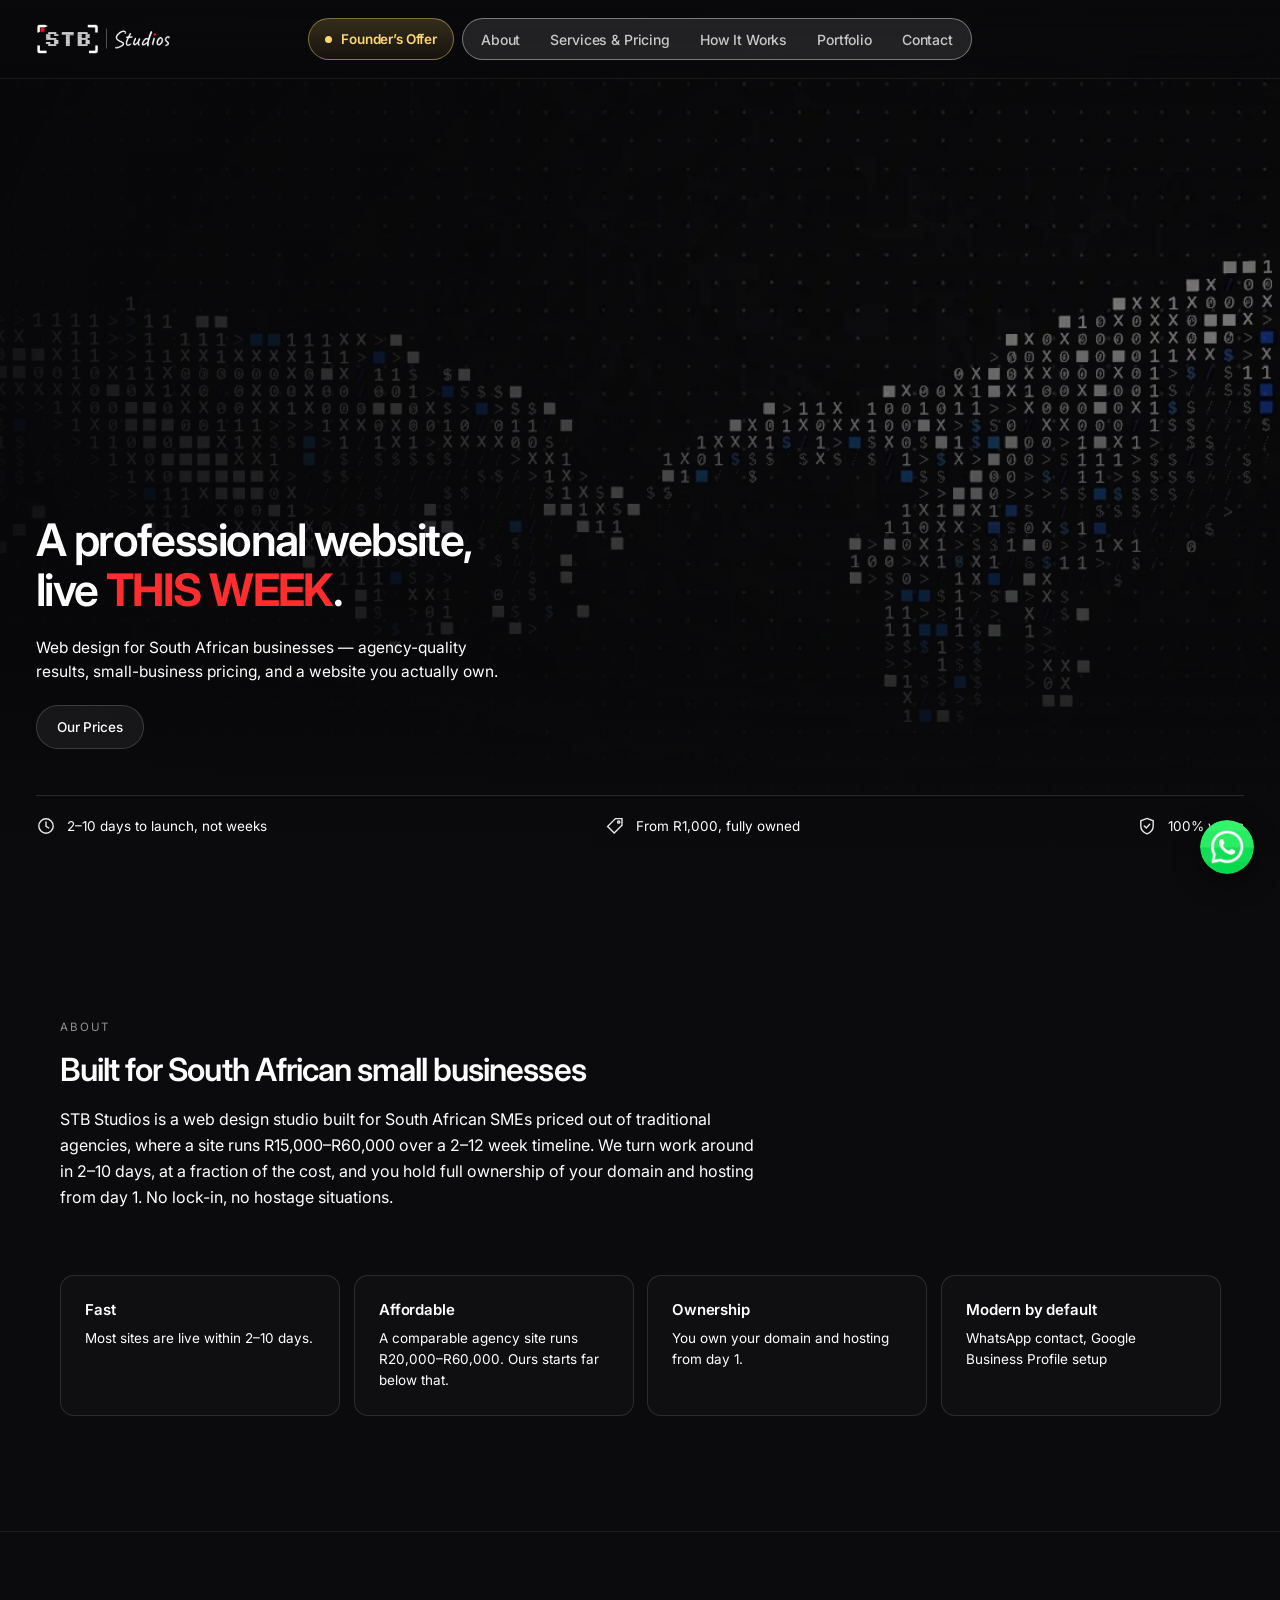
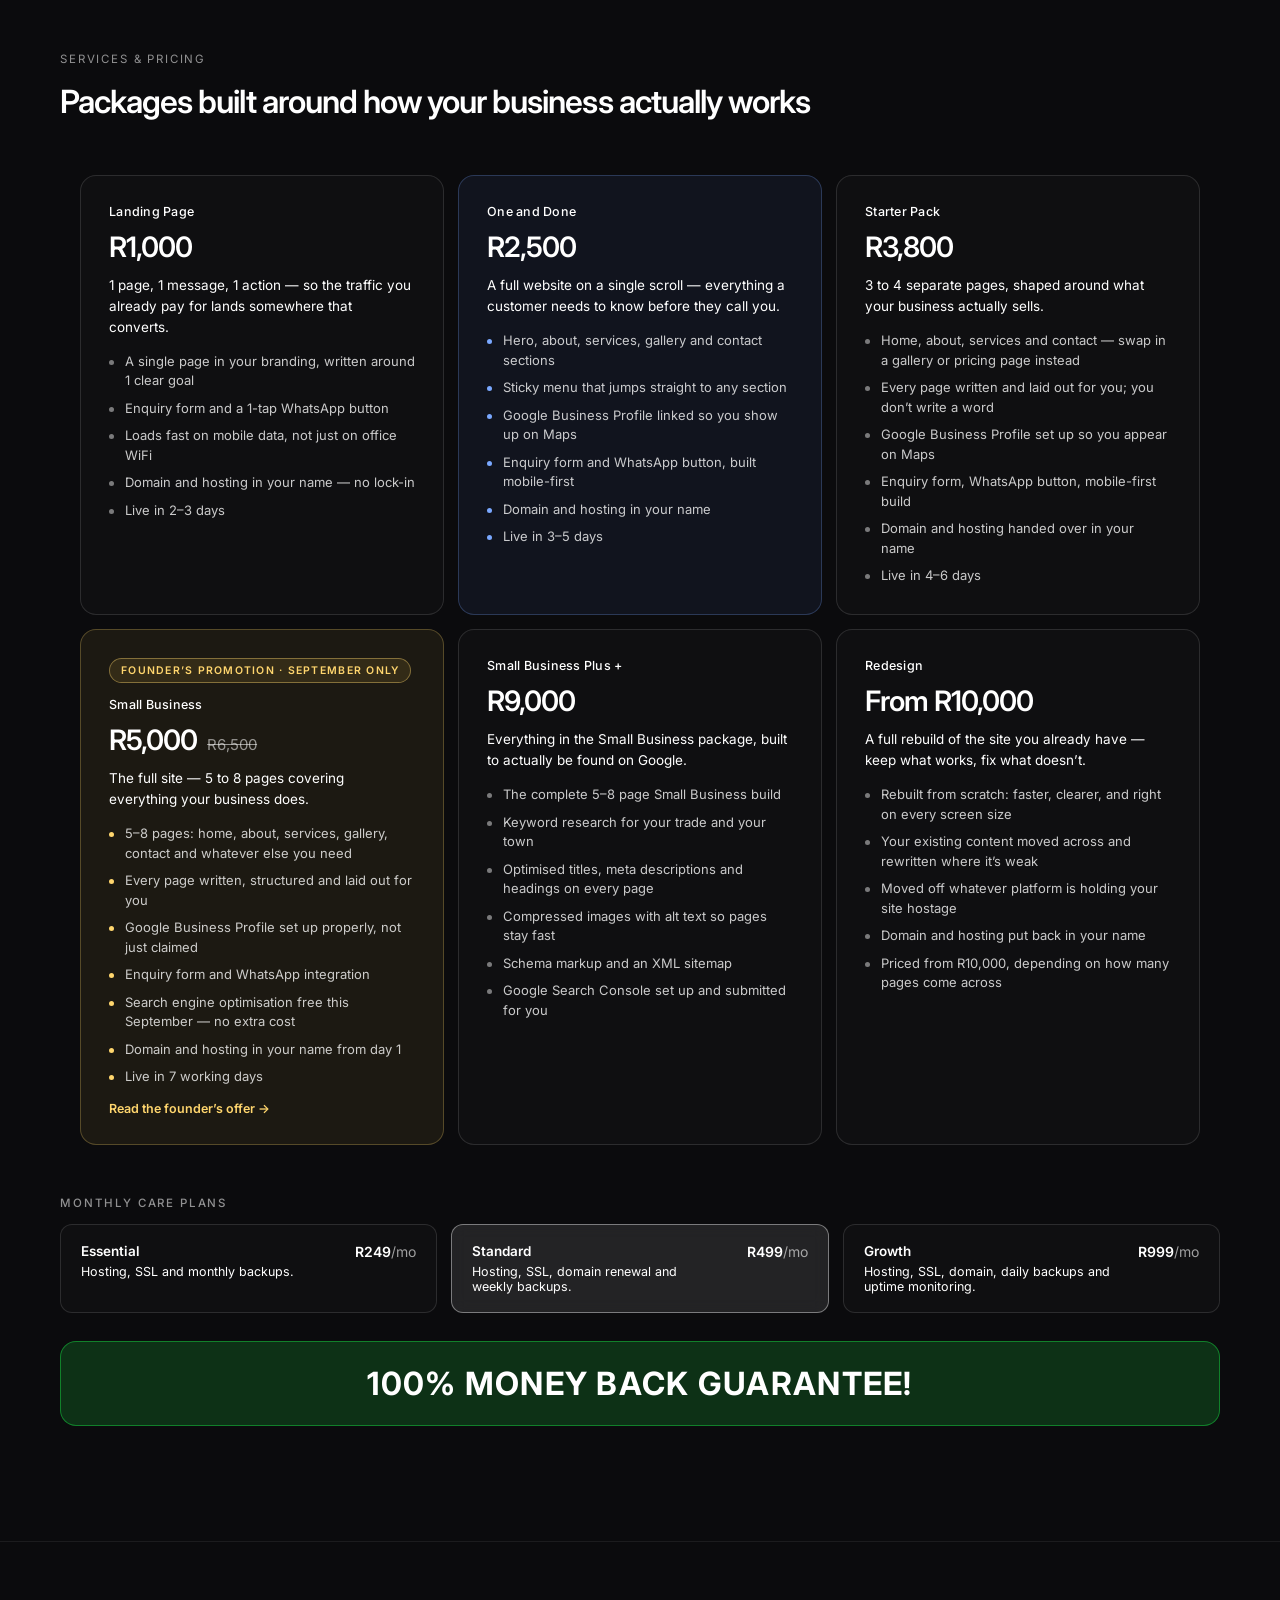
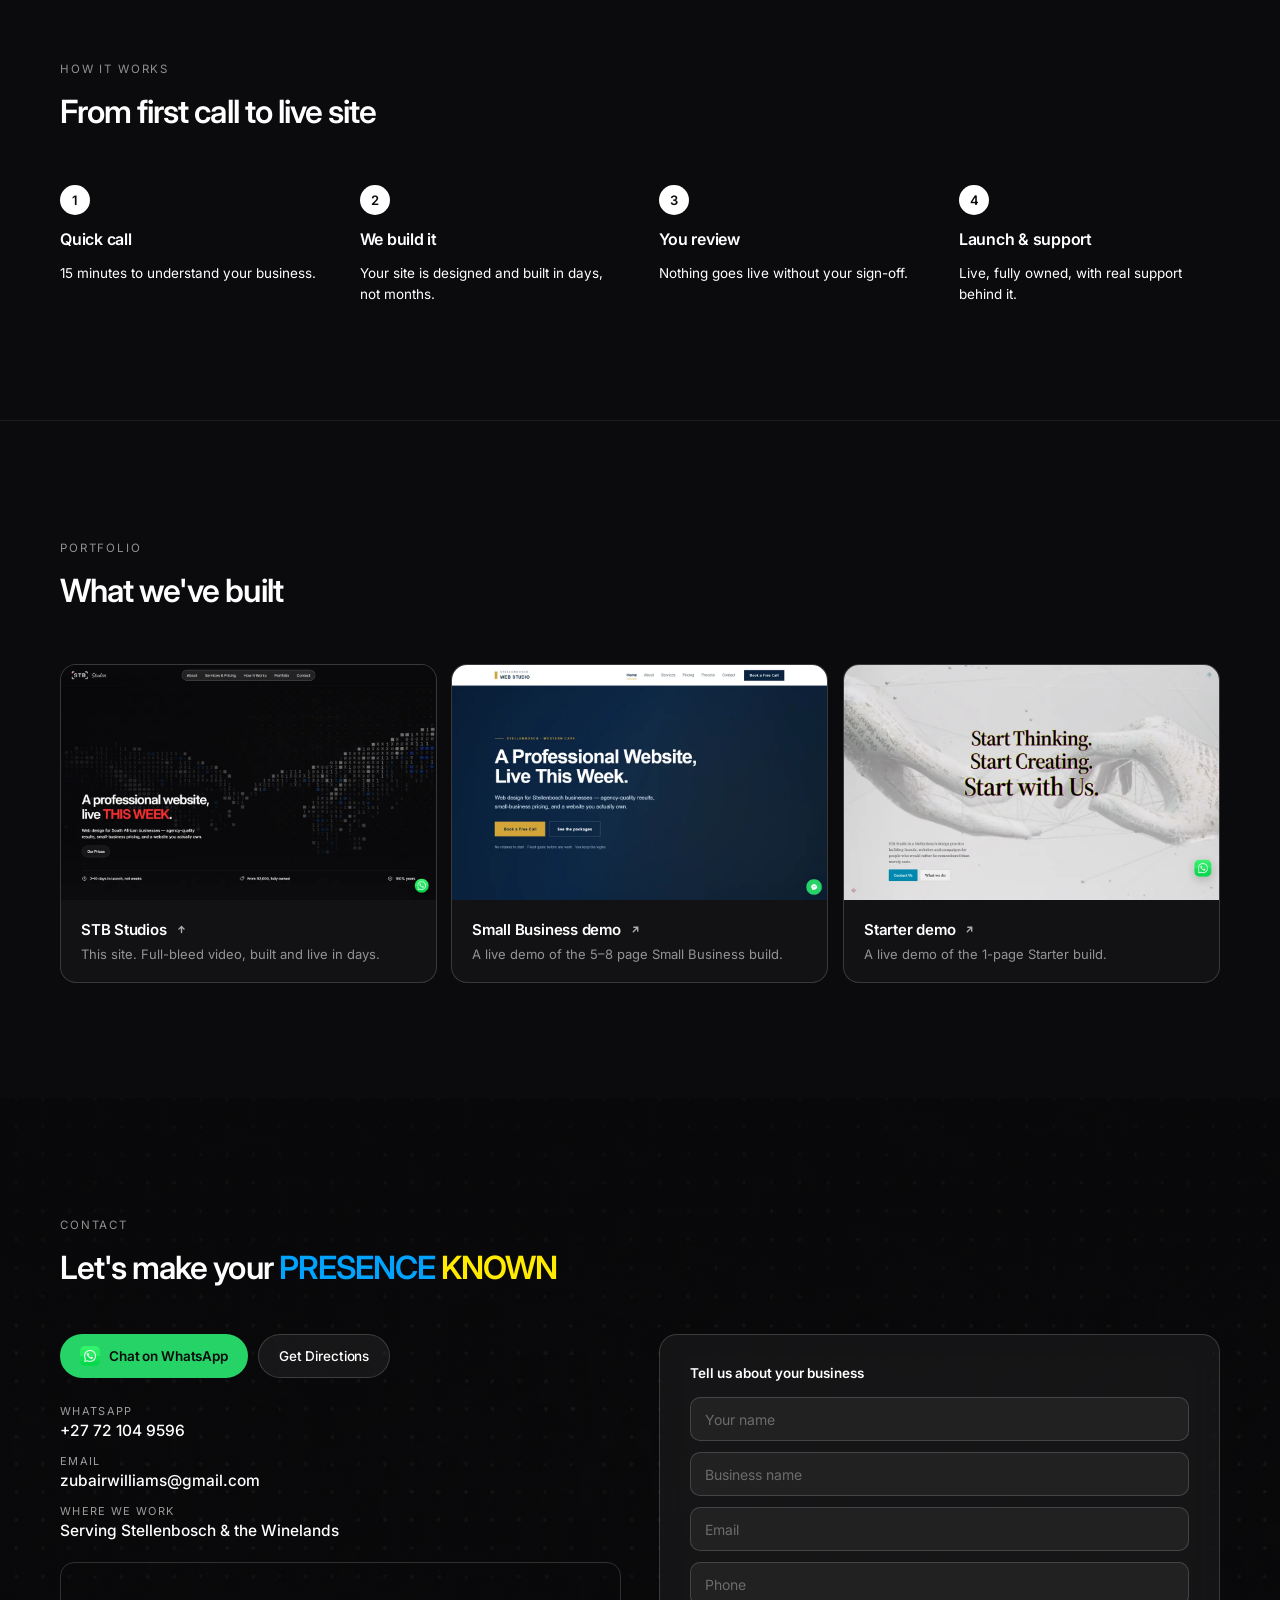
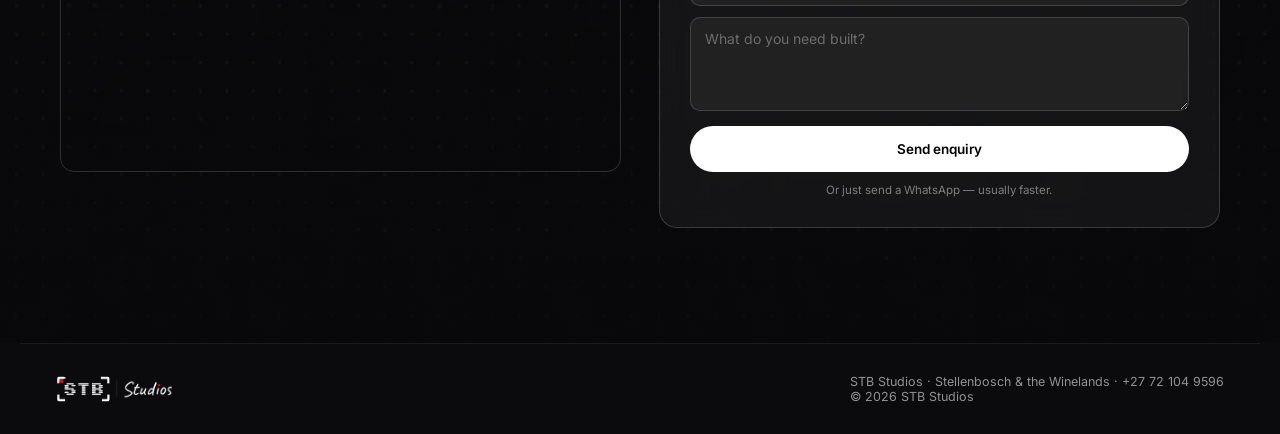
<file: index.html>
<!DOCTYPE html>
<html lang="en-ZA">
<head>
<meta charset="utf-8">
<meta name="viewport" content="width=device-width, initial-scale=1">

<!-- ────────────────────────────────────────────────────────────────────
     DOMAIN: every absolute URL below uses https://stbstudios.co.za.
     If you launch on a different host, replace that string here, in
     sitemap.xml and in robots.txt. Nothing else is domain-dependent.
     ──────────────────────────────────────────────────────────────── -->

<title>Web Design in Stellenbosch | STB Studios</title>
<meta name="description" content="Professional websites for Stellenbosch and Winelands businesses — live in 2–10 days from R1,000, and fully owned by you. WhatsApp us for a free quote.">
<link rel="canonical" href="https://stbstudios.co.za/">
<meta name="robots" content="index, follow, max-image-preview:large">
<meta name="theme-color" content="#0b0b0d">
<meta name="geo.region" content="ZA-WC">
<meta name="geo.placename" content="Stellenbosch">

<meta property="og:type" content="website">
<meta property="og:site_name" content="STB Studios">
<meta property="og:locale" content="en_ZA">
<meta property="og:url" content="https://stbstudios.co.za/">
<meta property="og:title" content="Web Design in Stellenbosch | STB Studios">
<meta property="og:description" content="Professional websites for Stellenbosch and Winelands businesses — live in 2–10 days from R1,000, and fully owned by you. WhatsApp us for a free quote.">
<meta property="og:image" content="https://stbstudios.co.za/assets/og-image.jpg">
<meta property="og:image:width" content="1200">
<meta property="og:image:height" content="630">
<meta property="og:image:alt" content="STB Studios — a professional website, live this week">

<meta name="twitter:card" content="summary_large_image">
<meta name="twitter:title" content="Web Design in Stellenbosch | STB Studios">
<meta name="twitter:description" content="Professional websites for Stellenbosch and Winelands businesses — live in 2–10 days from R1,000, and fully owned by you. WhatsApp us for a free quote.">
<meta name="twitter:image" content="https://stbstudios.co.za/assets/og-image.jpg">

<link rel="icon" href="data:image/svg+xml,%3Csvg xmlns='http://www.w3.org/2000/svg' viewBox='0 0 22 22'%3E%3Cg fill='none' stroke='%23fff' stroke-width='1.7' stroke-linecap='square'%3E%3Cpath d='M3 7.5V3h4.5M14.5 3H19v4.5M19 14.5V19h-4.5M7.5 19H3v-4.5'/%3E%3Crect x='8.5' y='8.5' width='5' height='5'/%3E%3C/g%3E%3C/svg%3E">
<link rel="apple-touch-icon" href="assets/logo.webp">

<link rel="preconnect" href="https://fonts.googleapis.com">
<link rel="preconnect" href="https://fonts.gstatic.com" crossorigin>
<link rel="preload" as="image" href="assets/hero-art.webp" fetchpriority="high">
<link href="https://fonts.googleapis.com/css2?family=Inter:ital,opsz,wght@0,14..32,100..900&family=Instrument+Serif:ital@1&display=swap" rel="stylesheet">
<link rel="stylesheet" href="assets/styles.css">

<script type="application/ld+json">
{
  "@context": "https://schema.org",
  "@graph": [
    {
      "@type": "ProfessionalService",
      "@id": "https://stbstudios.co.za/#business",
      "name": "STB Studios",
      "description": "Web design studio for South African small businesses. Professional websites built in 2–10 days, fully owned by the client.",
      "url": "https://stbstudios.co.za/",
      "logo": "https://stbstudios.co.za/assets/logo.webp",
      "image": "https://stbstudios.co.za/assets/og-image.jpg",
      "telephone": "+27721049596",
      "email": "zubairwilliams@gmail.com",
      "priceRange": "R1000-R10000",
      "currenciesAccepted": "ZAR",
      "address": {
        "@type": "PostalAddress",
        "addressLocality": "Stellenbosch",
        "addressRegion": "Western Cape",
        "addressCountry": "ZA"
      },
      "areaServed": [
        { "@type": "City", "name": "Stellenbosch" },
        { "@type": "AdministrativeArea", "name": "Cape Winelands" },
        { "@type": "AdministrativeArea", "name": "Western Cape" }
      ],
      "knowsLanguage": ["en-ZA", "af-ZA"],
      "sameAs": ["https://wa.me/27721049596"],
      "hasOfferCatalog": {
        "@type": "OfferCatalog",
        "name": "Website packages",
        "itemListElement": [
          { "@type": "Offer", "priceCurrency": "ZAR", "price": "1000",
            "itemOffered": { "@type": "Service", "name": "Landing Page", "description": "A single landing page with 1 message and 1 action, built to convert ad, flyer and WhatsApp traffic." } },
          { "@type": "Offer", "priceCurrency": "ZAR", "price": "2500",
            "itemOffered": { "@type": "Service", "name": "One and Done", "description": "A full website on a single scroll with hero, about, services, gallery and contact sections. Live in 3-5 days." } },
          { "@type": "Offer", "priceCurrency": "ZAR", "price": "3800",
            "itemOffered": { "@type": "Service", "name": "Starter Pack", "description": "A 3 to 4 page website shaped around what the business needs, with Google Business Profile linked, an enquiry form and a WhatsApp button. Live in 4-6 days." } },
          { "@type": "Offer", "priceCurrency": "ZAR", "price": "5000", "priceValidUntil": "2026-10-01",
            "url": "https://stbstudios.co.za/founding-offer.html",
            "availability": "https://schema.org/LimitedAvailability",
            "itemOffered": { "@type": "Service", "name": "Small Business Package", "description": "A 5-8 page website with Google Business Profile setup, enquiry form and WhatsApp integration. R6,500 normally; R5,000 with on-page SEO included during the September founder's promotion." } },
          { "@type": "Offer", "priceCurrency": "ZAR", "price": "9000",
            "itemOffered": { "@type": "Service", "name": "Small Business Plus", "description": "Everything in the Small Business package plus full on-page SEO: keyword research, optimised titles and headings, schema markup, sitemap and Google Search Console setup." } },
          { "@type": "Offer", "priceCurrency": "ZAR", "price": "10000", "priceSpecification": { "@type": "PriceSpecification", "minPrice": "10000", "priceCurrency": "ZAR" },
            "itemOffered": { "@type": "Service", "name": "Redesign", "description": "A rebuild of an existing site - faster, clearer, and finally yours to control." } }
        ]
      }
    },
    {
      "@type": "WebSite",
      "@id": "https://stbstudios.co.za/#website",
      "url": "https://stbstudios.co.za/",
      "name": "STB Studios",
      "inLanguage": "en-ZA",
      "publisher": { "@id": "https://stbstudios.co.za/#business" }
    }
  ]
}
</script>

<!-- ANALYTICS: paste the GA4 gtag.js snippet here at launch.
     <script async src="https://www.googletagmanager.com/gtag/js?id=G-XXXXXXX"></script>
     <script>window.dataLayer=window.dataLayer||[];function gtag(){dataLayer.push(arguments)}
     gtag('js',new Date());gtag('config','G-XXXXXXX');</script> -->
</head>
<body>

<a class="skip-link" href="#top">Skip to content</a>

<div class="shell">

  <div class="backdrop" data-backdrop hidden></div>

  <header class="site-header">
    <a href="#top" class="brand brand-header" aria-label="STB Studios — home">
      <img src="assets/logo.webp" alt="STB Studios" width="1033" height="230" fetchpriority="high">
    </a>

    <div class="nav-group">
      <a href="founding-offer.html" class="nav-offer">
        <span class="dot" aria-hidden="true"></span>Founder&rsquo;s Offer
      </a>
      <nav class="nav-pill" aria-label="Primary">
      <a href="#about" class="nav-link nav-a1">About</a>
      <a href="#services" class="nav-link nav-a2">Services &amp; Pricing</a>
      <a href="#how-it-works" class="nav-link nav-a3">How It Works</a>
      <a href="#portfolio" class="nav-link nav-a4">Portfolio</a>
      <a href="#contact" class="nav-link nav-a5">Contact</a>
      </nav>
    </div>

    <div class="header-end">
      <button type="button" class="burger" data-menu-toggle aria-label="Menu" aria-expanded="false" aria-controls="mobile-menu">
        <span></span><span></span>
      </button>
    </div>
  </header>

  <div class="mobile-menu" id="mobile-menu" data-menu hidden>
    <a href="founding-offer.html" class="menu-offer">Founder&rsquo;s Offer</a>
    <a href="#about">About</a>
    <a href="#services">Services &amp; Pricing</a>
    <a href="#how-it-works">How It Works</a>
    <a href="#portfolio">Portfolio</a>
    <a href="#contact">Contact</a>
    <a href="#contact" class="menu-cta">Get Started</a>
  </div>

  <main>

    <section id="top" class="hero">
      <img class="hero-art" src="assets/hero-art.webp" alt="" aria-hidden="true" width="1380" height="768">
      <div class="hero-veil hero-veil-v" aria-hidden="true"></div>
      <div class="hero-veil hero-veil-h" aria-hidden="true"></div>
      <div class="hero-veil hero-veil-foot" aria-hidden="true"></div>

      <div class="hero-inner">
        <h1 class="hero-title">
          <span class="mask"><span class="mask-in mask-1">A professional website,</span></span>
          <span class="mask"><span class="mask-in mask-2">live <em>this week</em>.</span></span>
        </h1>

        <p class="hero-sub">Web design for South African businesses — agency-quality results, small-business pricing, and a website you actually own.</p>

        <div class="hero-cta">
          <a href="#services" class="btn btn-ghost">Our Prices</a>
        </div>

        <ul class="hero-stats">
          <li class="stat stat-1">
            <svg width="20" height="20" viewBox="0 0 20 20" fill="none" stroke="#e8e8e8" stroke-width="1.4" stroke-linecap="round" aria-hidden="true"><circle cx="10" cy="10" r="7.2"/><path d="M10 6v4.3l2.8 1.7"/></svg>
            <span>2–10 days to launch, not weeks</span>
          </li>
          <li class="stat stat-2">
            <svg width="20" height="20" viewBox="0 0 20 20" fill="none" stroke="#e8e8e8" stroke-width="1.4" stroke-linecap="round" aria-hidden="true"><path d="M10.4 2.6H17v6.6l-7.8 7.8-6.6-6.6z"/><circle cx="13.7" cy="6" r="1.15"/></svg>
            <span>From R1,000, fully owned</span>
          </li>
          <li class="stat stat-3">
            <svg width="20" height="20" viewBox="0 0 20 20" fill="none" stroke="#e8e8e8" stroke-width="1.4" stroke-linecap="round" aria-hidden="true"><path d="M10 2.4l6.2 2.4v5c0 3.7-2.5 6.8-6.2 8-3.7-1.2-6.2-4.3-6.2-8v-5z"/><path d="M7.3 9.9l2 2 3.4-3.6"/></svg>
            <span>100% yours</span>
          </li>
        </ul>
      </div>
    </section>

    <section id="about" class="section">
      <div class="wrap">
        <div class="measure">
          <span class="kicker" data-appear="soft">About</span>
          <h2 data-appear="soft">Built for South African small businesses</h2>
          <p class="lede" data-appear="soft">STB Studios is a web design studio built for South African SMEs priced out of traditional agencies, where a site runs R15,000–R60,000 over a 2–12 week timeline. We turn work around in 2–10 days, at a fraction of the cost, and you hold full ownership of your domain and hosting from day 1. No lock-in, no hostage situations.</p>
        </div>

        <div class="card-grid">
          <div class="card" data-appear="scale">
            <h3>Fast</h3>
            <p>Most sites are live within 2–10 days.</p>
          </div>
          <div class="card" data-appear="scale">
            <h3>Affordable</h3>
            <p>A comparable agency site runs R20,000–R60,000. Ours starts far below that.</p>
          </div>
          <div class="card" data-appear="scale">
            <h3>Ownership</h3>
            <p>You own your domain and hosting from day 1.</p>
          </div>
          <div class="card" data-appear="scale">
            <h3>Modern by default</h3>
            <p>WhatsApp contact, Google Business Profile setup</p>
          </div>
        </div>
      </div>
    </section>

    <section id="services" class="section section-ruled">
      <div class="wrap">
        <span class="kicker" data-appear="soft">Services &amp; Pricing</span>
        <h2 class="section-head" data-appear="soft">Packages built around how your business actually works</h2>

        <div class="price-grid">
          <div class="price-card" data-appear="scale">
            <span class="price-name">Landing Page</span>
            <span class="price-fig">R1,000</span>
            <p>1 page, 1 message, 1 action &mdash; so the traffic you already pay for lands somewhere that converts.</p>
            <ul class="price-list">
              <li>A single page in your branding, written around 1 clear goal</li>
              <li>Enquiry form and a 1-tap WhatsApp button</li>
              <li>Loads fast on mobile data, not just on office WiFi</li>
              <li>Domain and hosting in your name &mdash; no lock-in</li>
              <li>Live in 2&ndash;3 days</li>
            </ul>
          </div>
          <div class="price-card price-card-blue" data-appear="scale">
            <span class="price-name">One and Done</span>
            <span class="price-fig">R2,500</span>
            <p>A full website on a single scroll &mdash; everything a customer needs to know before they call you.</p>
            <ul class="price-list">
              <li>Hero, about, services, gallery and contact sections</li>
              <li>Sticky menu that jumps straight to any section</li>
              <li>Google Business Profile linked so you show up on Maps</li>
              <li>Enquiry form and WhatsApp button, built mobile-first</li>
              <li>Domain and hosting in your name</li>
              <li>Live in 3&ndash;5 days</li>
            </ul>
          </div>
          <div class="price-card" data-appear="scale">
            <span class="price-name">Starter Pack</span>
            <span class="price-fig">R3,800</span>
            <p>3 to 4 separate pages, shaped around what your business actually sells.</p>
            <ul class="price-list">
              <li>Home, about, services and contact &mdash; swap in a gallery or pricing page instead</li>
              <li>Every page written and laid out for you; you don&rsquo;t write a word</li>
              <li>Google Business Profile set up so you appear on Maps</li>
              <li>Enquiry form, WhatsApp button, mobile-first build</li>
              <li>Domain and hosting handed over in your name</li>
              <li>Live in 4&ndash;6 days</li>
            </ul>
          </div>
          <a class="price-card price-card-gold" href="founding-offer.html" data-appear="scale">
            <span class="price-flag">Founder&rsquo;s promotion &middot; September only</span>
            <span class="price-name">Small Business</span>
            <div class="price-figs">
              <span class="price-fig">R5,000</span>
              <span class="price-was">R6,500</span>
            </div>
            <p>The full site &mdash; 5 to 8 pages covering everything your business does.</p>
            <ul class="price-list">
              <li>5&ndash;8 pages: home, about, services, gallery, contact and whatever else you need</li>
              <li>Every page written, structured and laid out for you</li>
              <li>Google Business Profile set up properly, not just claimed</li>
              <li>Enquiry form and WhatsApp integration</li>
              <li>Search engine optimisation free this September &mdash; no extra cost</li>
              <li>Domain and hosting in your name from day 1</li>
              <li>Live in 7 working days</li>
            </ul>
            <span class="price-more">Read the founder&rsquo;s offer &rarr;</span>
          </a>
          <div class="price-card" data-appear="scale">
            <span class="price-name">Small Business Plus +</span>
            <span class="price-fig">R9,000</span>
            <p>Everything in the Small Business package, built to actually be found on Google.</p>
            <ul class="price-list">
              <li>The complete 5&ndash;8 page Small Business build</li>
              <li>Keyword research for your trade and your town</li>
              <li>Optimised titles, meta descriptions and headings on every page</li>
              <li>Compressed images with alt text so pages stay fast</li>
              <li>Schema markup and an XML sitemap</li>
              <li>Google Search Console set up and submitted for you</li>
            </ul>
          </div>
          <div class="price-card" data-appear="scale">
            <span class="price-name">Redesign</span>
            <span class="price-fig">From R10,000</span>
            <p>A full rebuild of the site you already have &mdash; keep what works, fix what doesn&rsquo;t.</p>
            <ul class="price-list">
              <li>Rebuilt from scratch: faster, clearer, and right on every screen size</li>
              <li>Your existing content moved across and rewritten where it&rsquo;s weak</li>
              <li>Moved off whatever platform is holding your site hostage</li>
              <li>Domain and hosting put back in your name</li>
              <li>Priced from R10,000, depending on how many pages come across</li>
            </ul>
          </div>
        </div>

        <h3 class="care-head" data-appear="soft">Monthly care plans</h3>
        <div class="care-grid">
          <div class="care-row" data-appear="soft">
            <div>
              <span class="care-name">Essential</span>
              <span class="care-desc">Hosting, SSL and monthly backups.</span>
            </div>
            <span class="care-price">R249<span>/mo</span></span>
          </div>
          <div class="care-row care-row-featured" data-appear="soft">
            <div>
              <span class="care-name">Standard</span>
              <span class="care-desc">Hosting, SSL, domain renewal and weekly backups.</span>
            </div>
            <span class="care-price">R499<span>/mo</span></span>
          </div>
          <div class="care-row" data-appear="soft">
            <div>
              <span class="care-name">Growth</span>
              <span class="care-desc">Hosting, SSL, domain, daily backups and uptime monitoring.</span>
            </div>
            <span class="care-price">R999<span>/mo</span></span>
          </div>
        </div>

        <div class="guarantee-banner" data-appear="soft">100% Money Back Guarantee!</div>
      </div>
    </section>

    <section id="how-it-works" class="section section-ruled">
      <div class="wrap">
        <span class="kicker" data-appear="soft">How It Works</span>
        <h2 class="section-head" data-appear="soft">From first call to live site</h2>

        <ol class="steps">
          <li data-appear="side"><span class="step-num">1</span><h3>Quick call</h3><p>15 minutes to understand your business.</p></li>
          <li data-appear="side"><span class="step-num">2</span><h3>We build it</h3><p>Your site is designed and built in days, not months.</p></li>
          <li data-appear="side"><span class="step-num">3</span><h3>You review</h3><p>Nothing goes live without your sign-off.</p></li>
          <li data-appear="side"><span class="step-num">4</span><h3>Launch &amp; support</h3><p>Live, fully owned, with real support behind it.</p></li>
        </ol>
      </div>
    </section>

    <section id="portfolio" class="section section-ruled">
      <div class="wrap">
        <span class="kicker" data-appear="soft">Portfolio</span>
        <h2 class="section-head" data-appear="soft">What we've built</h2>

        <div class="work-grid">
          <a class="work" href="#top" data-appear="scale">
            <div class="work-shot">
              <img src="assets/portfolio-stb.webp" alt="The STB Studios web design homepage" loading="lazy" decoding="async" width="1100" height="688">
            </div>
            <div class="work-meta">
              <span class="work-title">STB Studios
                <svg width="13" height="13" viewBox="0 0 14 14" fill="none" stroke="rgba(255,255,255,0.65)" stroke-width="1.5" stroke-linecap="round" aria-hidden="true"><path d="M7 10.2V3.8M4.2 6.6L7 3.8l2.8 2.8"/></svg>
              </span>
              <span class="work-note">This site. Full-bleed video, built and live in days.</span>
            </div>
          </a>

          <a class="work" href="https://zubairthecreator.github.io/Small_Business_Package_DEMO/" target="_blank" rel="noopener" data-appear="scale">
            <div class="work-shot">
              <img src="assets/demo-small-business.webp" alt="Small Business package demo — a multi-page business website built by STB Studios" loading="lazy" decoding="async" width="1100" height="688">
            </div>
            <div class="work-meta">
              <span class="work-title">Small Business demo
                <svg width="13" height="13" viewBox="0 0 14 14" fill="none" stroke="rgba(255,255,255,0.65)" stroke-width="1.5" stroke-linecap="round" aria-hidden="true"><path d="M4.6 9.4L9.4 4.6M5.2 4.6h4.2v4.2"/></svg>
              </span>
              <span class="work-note">A live demo of the 5–8 page Small Business build.</span>
            </div>
          </a>

          <a class="work" href="https://zubairthecreator.github.io/Starter_Package_DEMO/" target="_blank" rel="noopener" data-appear="scale">
            <div class="work-shot">
              <img src="assets/demo-starter.webp" alt="Starter package demo — a 1-page business website built by STB Studios" loading="lazy" decoding="async" width="1100" height="688">
            </div>
            <div class="work-meta">
              <span class="work-title">Starter demo
                <svg width="13" height="13" viewBox="0 0 14 14" fill="none" stroke="rgba(255,255,255,0.65)" stroke-width="1.5" stroke-linecap="round" aria-hidden="true"><path d="M4.6 9.4L9.4 4.6M5.2 4.6h4.2v4.2"/></svg>
              </span>
              <span class="work-note">A live demo of the 1-page Starter build.</span>
            </div>
          </a>
        </div>
      </div>
    </section>

    <section id="contact" class="section contact">
      <video class="contact-video" autoplay muted loop playsinline preload="metadata" poster="assets/website-background.webp" aria-hidden="true">
        <source src="assets/contact.mp4" type="video/mp4">
      </video>
      <div class="contact-veil" aria-hidden="true"></div>

      <div class="wrap contact-inner">
        <span class="kicker" data-appear="soft">Contact</span>
        <h2 class="contact-head" data-appear="soft">Let's make your <span class="ink-blue">PRESENCE</span> <span class="ink-yellow">KNOWN</span></h2>

        <div class="contact-grid">

          <div class="contact-col" data-appear="soft">
            <div class="contact-actions">
              <a href="https://wa.me/27721049596" target="_blank" rel="noopener" class="btn btn-wa">
                <img src="assets/whatsapp.png" alt="" aria-hidden="true" width="20" height="20">
                Chat on WhatsApp
              </a>
              <a href="https://maps.app.goo.gl/CwHi2KD1R9T9J4Cy8" target="_blank" rel="noopener" class="btn btn-ghost">Get Directions</a>
            </div>

            <div class="contact-details">
              <div>
                <span class="detail-label">WhatsApp</span>
                <a href="https://wa.me/27721049596" target="_blank" rel="noopener" class="detail-val">+27 72 104 9596</a>
              </div>
              <div>
                <span class="detail-label">Email</span>
                <a href="mailto:zubairwilliams@gmail.com" class="detail-val">zubairwilliams@gmail.com</a>
              </div>
              <div>
                <span class="detail-label">Where we work</span>
                <span class="detail-val">Serving Stellenbosch &amp; the Winelands</span>
              </div>
            </div>

            <div class="map-frame">
              <iframe title="STB Studios service area — Stellenbosch and the Cape Winelands"
                      src="https://www.google.com/maps?q=Stellenbosch%2C%20Western%20Cape%2C%20South%20Africa&amp;z=11&amp;output=embed"
                      loading="lazy" referrerpolicy="no-referrer-when-downgrade"></iframe>
            </div>
          </div>

          <form class="enquiry" data-appear="scale" data-enquiry
                action="https://api.web3forms.com/submit" method="POST">
            <input type="hidden" name="access_key" value="89568bfe-4a1d-424d-867d-85670a7da5bf">
            <input type="hidden" name="subject" value="New enquiry from stbstudios.co.za">
            <input type="hidden" name="from_name" value="STB Studios website">
            <input type="checkbox" name="botcheck" class="hp" tabindex="-1" autocomplete="off">

            <span class="enquiry-head">Tell us about your business</span>

            <label class="sr-only" for="f-name">Your name</label>
            <input id="f-name" type="text" name="name" placeholder="Your name" required autocomplete="name">

            <label class="sr-only" for="f-business">Business name</label>
            <input id="f-business" type="text" name="business" placeholder="Business name" autocomplete="organization">

            <label class="sr-only" for="f-email">Email</label>
            <input id="f-email" type="email" name="email" placeholder="Email" required autocomplete="email">

            <label class="sr-only" for="f-phone">Phone</label>
            <input id="f-phone" type="tel" name="phone" placeholder="Phone" autocomplete="tel">

            <label class="sr-only" for="f-message">What do you need built?</label>
            <textarea id="f-message" name="message" rows="4" placeholder="What do you need built?"></textarea>

            <button type="submit" class="enquiry-send">Send enquiry</button>
            <p class="enquiry-status" data-status role="status" aria-live="polite"></p>
            <span class="enquiry-foot">Or just send a WhatsApp — usually faster.</span>
          </form>
        </div>
      </div>
    </section>
  </main>

  <footer class="site-footer">
    <span class="brand">
      <img src="assets/logo.webp" alt="STB Studios" width="1033" height="230" loading="lazy">
    </span>
    <span class="footer-note">STB Studios · Stellenbosch &amp; the Winelands · <a href="tel:+27721049596">+27 72 104 9596</a><br>© 2026 STB Studios</span>
  </footer>

  <a class="wa-float" href="https://wa.me/27721049596" target="_blank" rel="noopener" aria-label="Chat with STB Studios on WhatsApp">
    <img src="assets/whatsapp.png" alt="" aria-hidden="true" width="54" height="54">
  </a>
</div>

<script src="assets/site.js" defer></script>
</body>
</html>
</file>
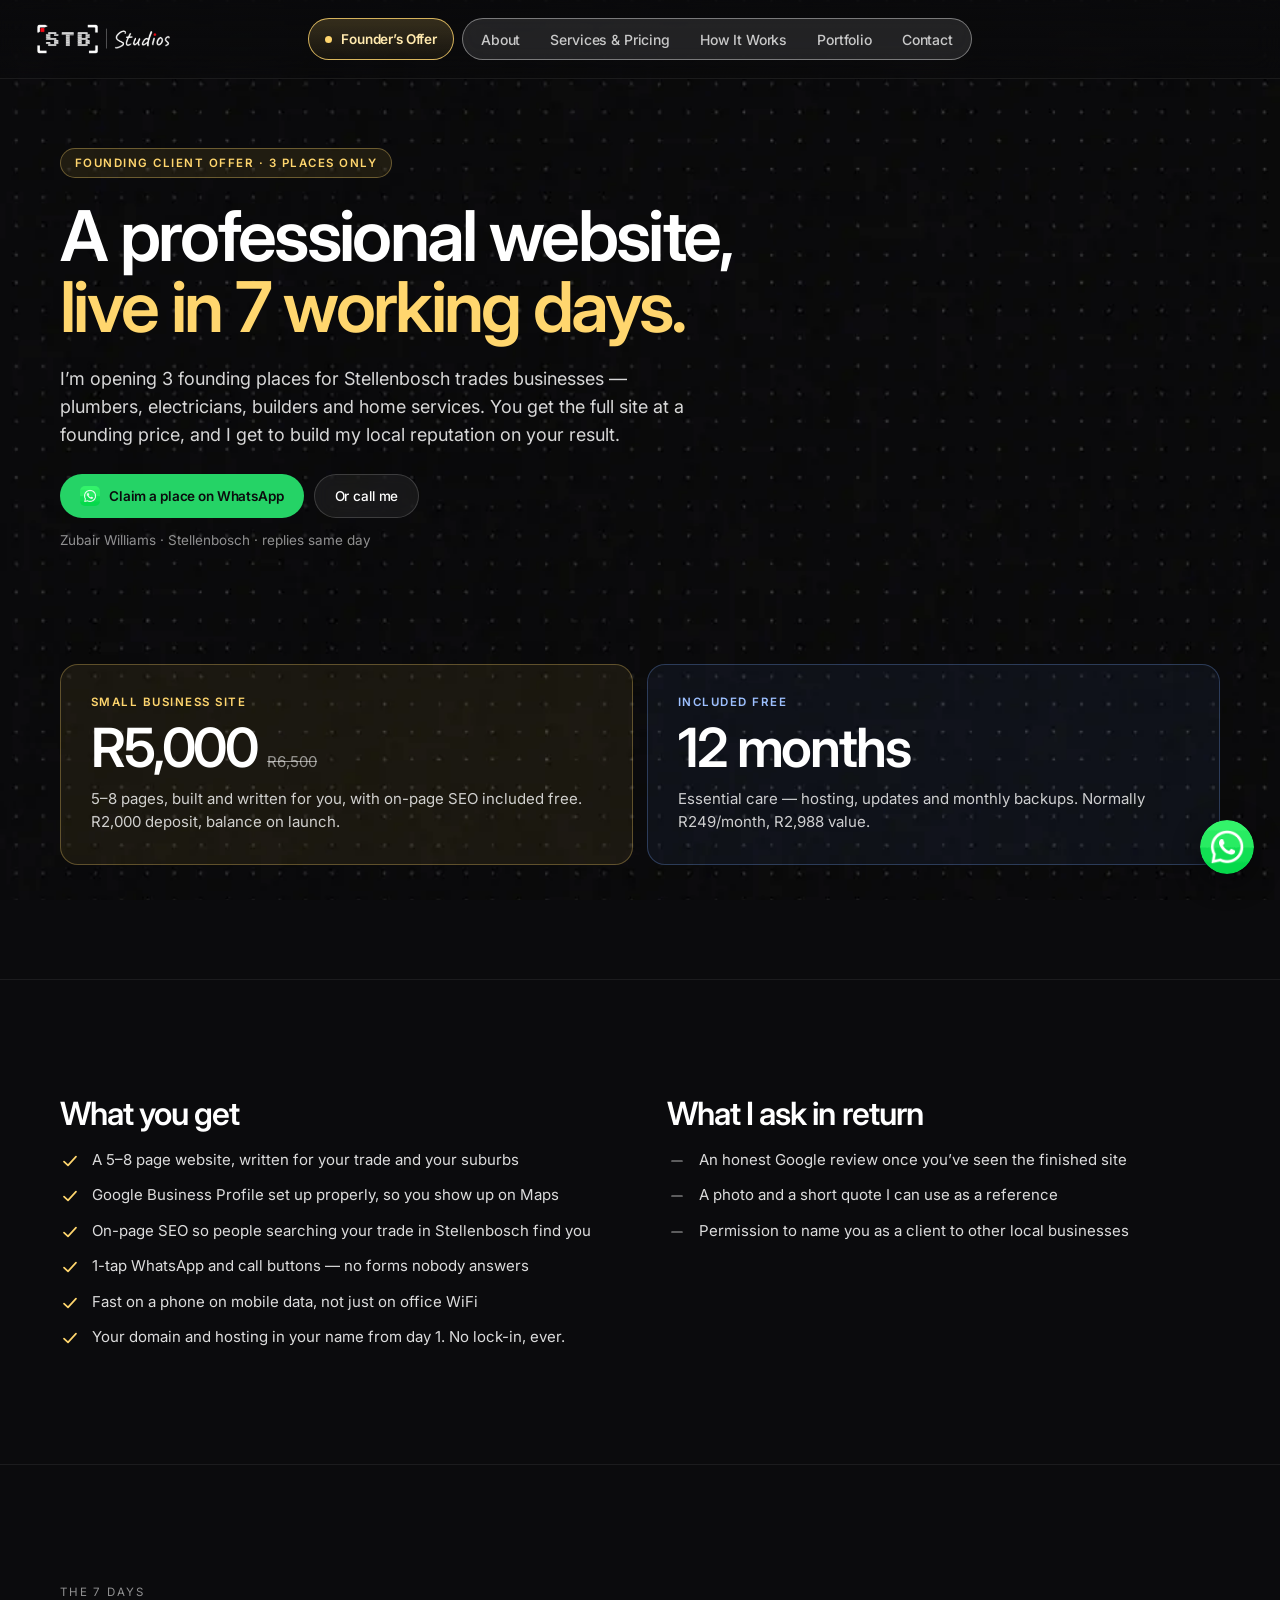
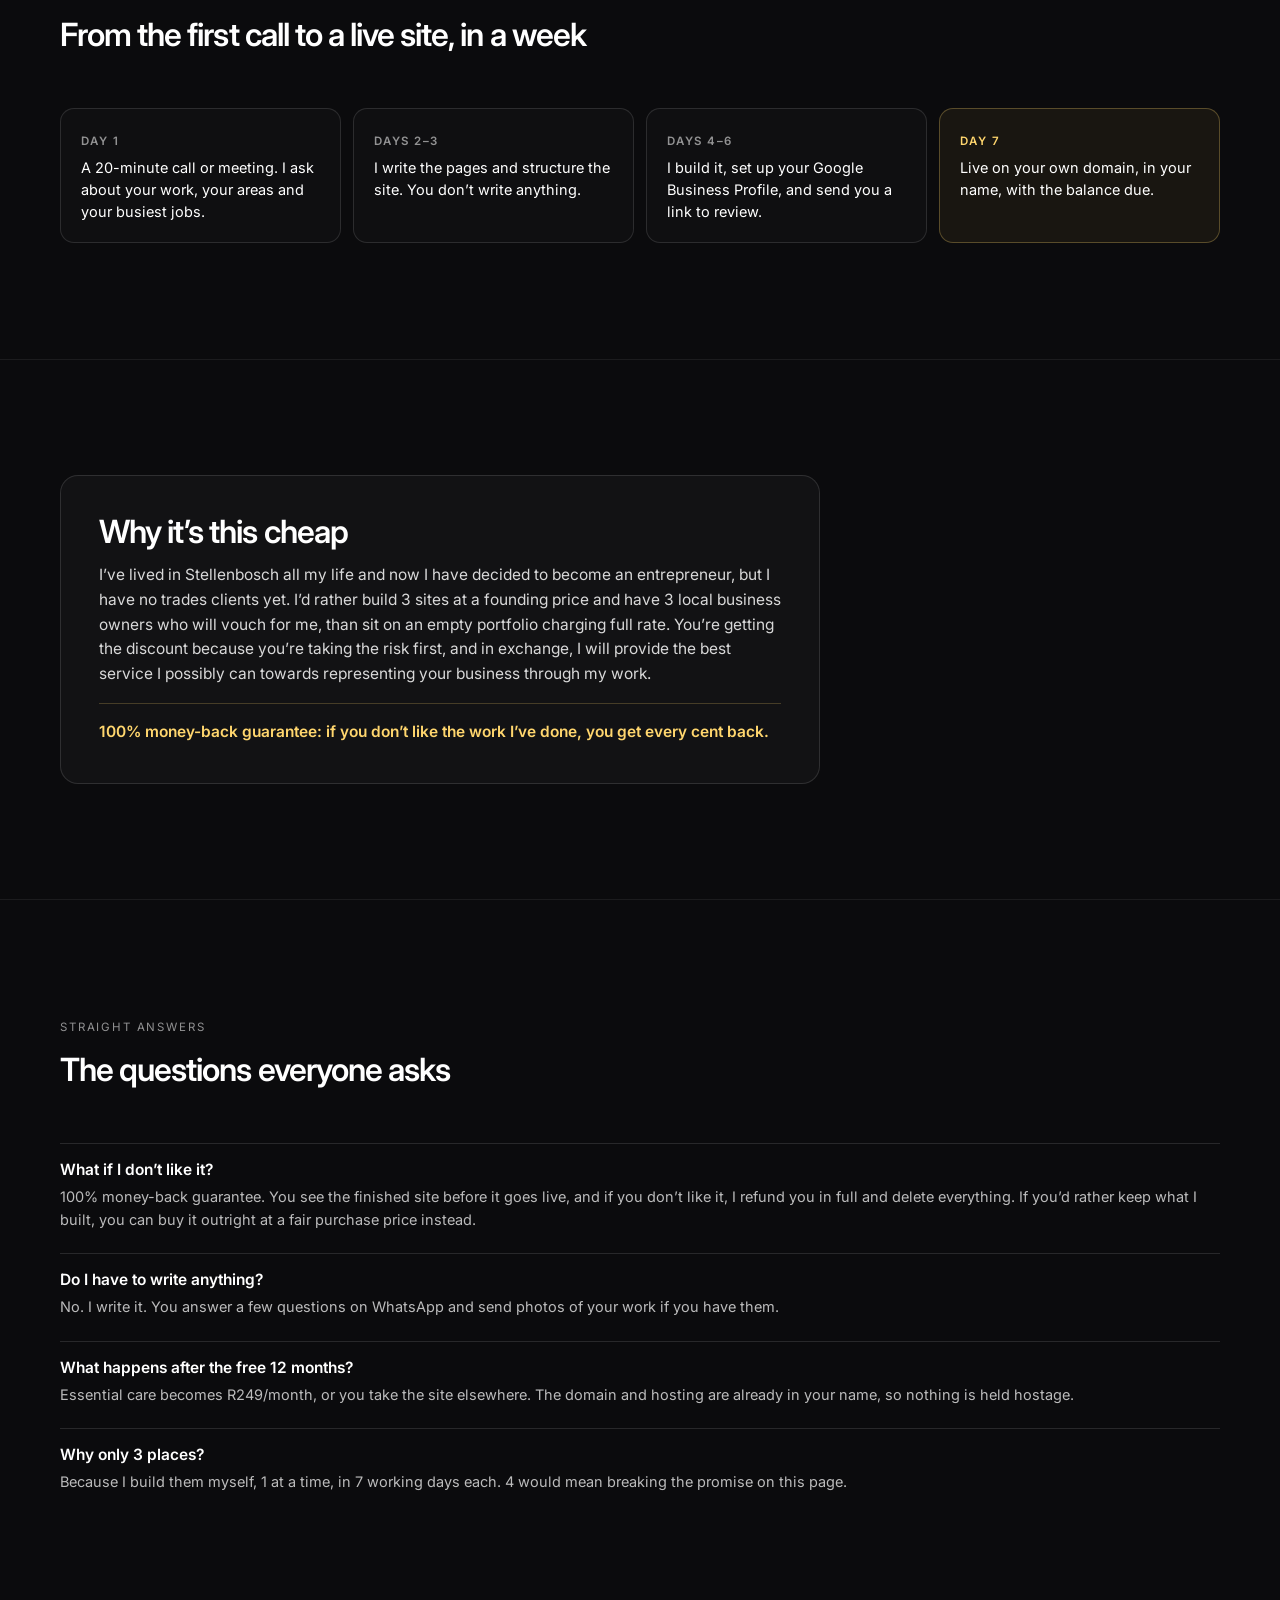
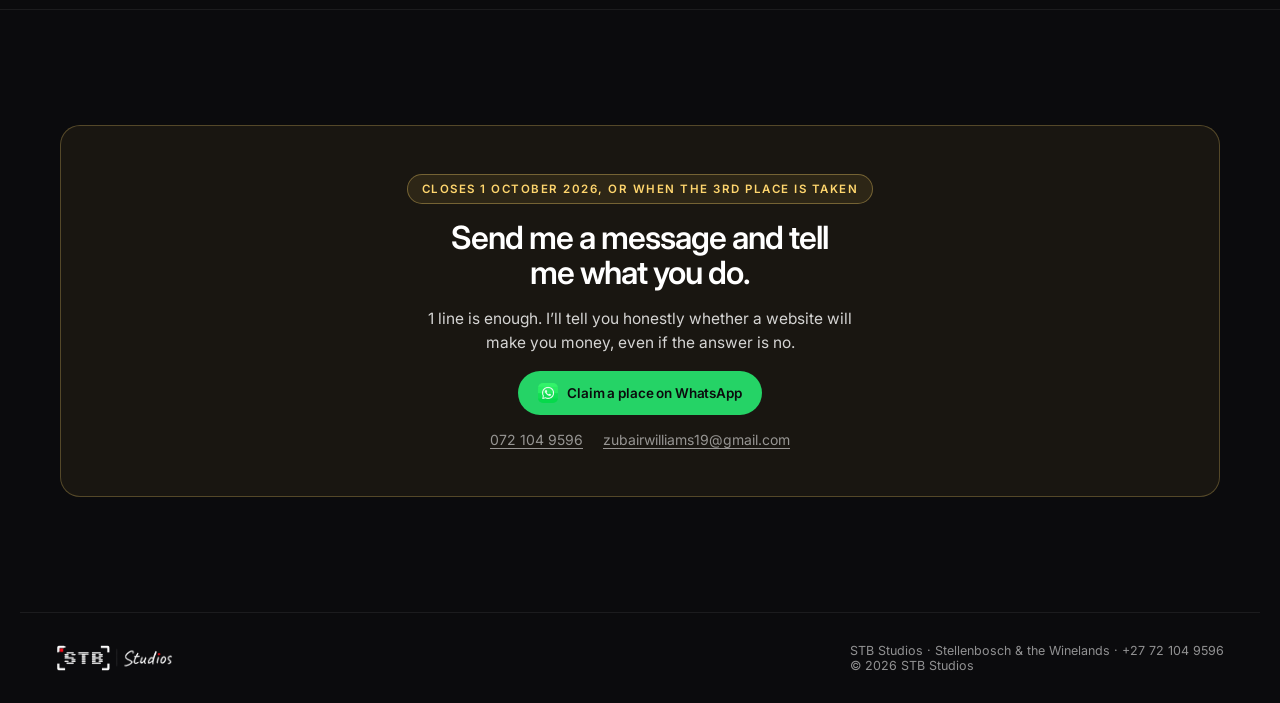
<file: founding-offer.html>
<!DOCTYPE html>
<html lang="en-ZA">
<head>
<meta charset="utf-8">
<meta name="viewport" content="width=device-width, initial-scale=1">

<!-- ────────────────────────────────────────────────────────────────────
     TEMPORARY PAGE — the September 2026 founding client offer.
     Closes 1 October 2026 or when the 3rd place is taken. To retire it:
     delete this file, the .nav-offer links in index.html (header + burger
     menu), the FOUNDING OFFER block in assets/styles.css, the sitemap
     entry, and put the Small Business card back to a plain R6,500 card (SEO only at the R9,000 Plus tier).
     ──────────────────────────────────────────────────────────────── -->

<title>Founding Client Offer | STB Studios Stellenbosch</title>
<meta name="description" content="3 founding places for Stellenbosch trades businesses: a 5–8 page website live in 7 working days, R5,000 instead of R6,500, with 12 months of care included. September only.">
<link rel="canonical" href="https://stbstudios.co.za/founding-offer.html">
<meta name="robots" content="index, follow, max-image-preview:large">
<meta name="theme-color" content="#0b0b0d">
<meta name="geo.region" content="ZA-WC">
<meta name="geo.placename" content="Stellenbosch">

<meta property="og:type" content="website">
<meta property="og:site_name" content="STB Studios">
<meta property="og:locale" content="en_ZA">
<meta property="og:url" content="https://stbstudios.co.za/founding-offer.html">
<meta property="og:title" content="Founding Client Offer | STB Studios Stellenbosch">
<meta property="og:description" content="3 founding places for Stellenbosch trades businesses: a 5–8 page website live in 7 working days, R5,000 instead of R6,500, with 12 months of care included. September only.">
<meta property="og:image" content="https://stbstudios.co.za/assets/og-image.jpg">
<meta property="og:image:width" content="1200">
<meta property="og:image:height" content="630">
<meta property="og:image:alt" content="STB Studios — a professional website, live in 7 working days">

<meta name="twitter:card" content="summary_large_image">
<meta name="twitter:title" content="Founding Client Offer | STB Studios Stellenbosch">
<meta name="twitter:description" content="3 founding places for Stellenbosch trades businesses: a 5–8 page website live in 7 working days, R5,000 instead of R6,500, with 12 months of care included. September only.">
<meta name="twitter:image" content="https://stbstudios.co.za/assets/og-image.jpg">

<link rel="icon" href="data:image/svg+xml,%3Csvg xmlns='http://www.w3.org/2000/svg' viewBox='0 0 22 22'%3E%3Cg fill='none' stroke='%23fff' stroke-width='1.7' stroke-linecap='square'%3E%3Cpath d='M3 7.5V3h4.5M14.5 3H19v4.5M19 14.5V19h-4.5M7.5 19H3v-4.5'/%3E%3Crect x='8.5' y='8.5' width='5' height='5'/%3E%3C/g%3E%3C/svg%3E">
<link rel="apple-touch-icon" href="assets/logo.webp">

<link rel="preconnect" href="https://fonts.googleapis.com">
<link rel="preconnect" href="https://fonts.gstatic.com" crossorigin>
<link href="https://fonts.googleapis.com/css2?family=Inter:ital,opsz,wght@0,14..32,100..900&family=Instrument+Serif:ital@1&display=swap" rel="stylesheet">
<link rel="stylesheet" href="assets/styles.css">

<script type="application/ld+json">
{
  "@context": "https://schema.org",
  "@type": "Offer",
  "name": "STB Studios founding client offer",
  "url": "https://stbstudios.co.za/founding-offer.html",
  "description": "A 5–8 page website for a Stellenbosch trades business, live in 7 working days, with 12 months of Essential care included.",
  "price": "5000",
  "priceCurrency": "ZAR",
  "availability": "https://schema.org/LimitedAvailability",
  "eligibleQuantity": { "@type": "QuantitativeValue", "value": 3 },
  "priceValidUntil": "2026-10-01",
  "areaServed": "Stellenbosch, Western Cape, South Africa",
  "seller": {
    "@type": "ProfessionalService",
    "name": "STB Studios",
    "url": "https://stbstudios.co.za",
    "telephone": "+27721049596",
    "email": "zubairwilliams19@gmail.com",
    "founder": { "@type": "Person", "name": "Zubair Williams" },
    "address": {
      "@type": "PostalAddress",
      "addressLocality": "Stellenbosch",
      "addressRegion": "Western Cape",
      "addressCountry": "ZA"
    }
  }
}
</script>
</head>

<body>
<a class="skip-link" href="#top">Skip to content</a>

<div class="shell">

  <div class="backdrop" data-backdrop hidden></div>

  <header class="site-header">
    <a href="index.html" class="brand brand-header" aria-label="STB Studios — home">
      <img src="assets/logo.webp" alt="STB Studios" width="1033" height="230" fetchpriority="high">
    </a>

    <div class="nav-group">
      <a href="founding-offer.html" class="nav-offer" aria-current="page">
        <span class="dot" aria-hidden="true"></span>Founder&rsquo;s Offer
      </a>
      <nav class="nav-pill" aria-label="Primary">
        <a href="index.html#about" class="nav-link nav-a1">About</a>
        <a href="index.html#services" class="nav-link nav-a2">Services &amp; Pricing</a>
        <a href="index.html#how-it-works" class="nav-link nav-a3">How It Works</a>
        <a href="index.html#portfolio" class="nav-link nav-a4">Portfolio</a>
        <a href="index.html#contact" class="nav-link nav-a5">Contact</a>
      </nav>
    </div>

    <div class="header-end">
      <button type="button" class="burger" data-menu-toggle aria-label="Menu" aria-expanded="false" aria-controls="mobile-menu">
        <span></span><span></span>
      </button>
    </div>
  </header>

  <div class="mobile-menu" id="mobile-menu" data-menu hidden>
    <a href="founding-offer.html" class="menu-offer">Founder&rsquo;s Offer</a>
    <a href="index.html#about">About</a>
    <a href="index.html#services">Services &amp; Pricing</a>
    <a href="index.html#how-it-works">How It Works</a>
    <a href="index.html#portfolio">Portfolio</a>
    <a href="index.html#contact">Contact</a>
    <a href="https://wa.me/27721049596" class="menu-cta">Claim a Place</a>
  </div>

  <main>

    <section id="top" class="section offer-hero">
      <div class="wrap">
        <span class="offer-badge">Founding client offer · 3 places only</span>

        <h1 class="offer-title">A professional website, <em>live in 7 working days.</em></h1>

        <p class="offer-lede">I&rsquo;m opening 3 founding places for Stellenbosch trades businesses — plumbers, electricians, builders and home services. You get the full site at a founding price, and I get to build my local reputation on your result.</p>

        <div class="offer-cta">
          <a class="btn btn-wa" href="https://wa.me/27721049596?text=Hi%20Zubair%2C%20I%20saw%20the%20founding%20client%20offer%20and%20I%27d%20like%20one%20of%20the%203%20places.%20My%20trade%20is%3A%20" target="_blank" rel="noopener">
            <img src="assets/whatsapp.png" alt="" aria-hidden="true" width="20" height="20">
            Claim a place on WhatsApp
          </a>
          <a class="btn btn-ghost" href="tel:+27721049596">Or call me</a>
        </div>

        <p class="offer-meta">Zubair Williams · Stellenbosch · replies same day</p>
      </div>
    </section>

    <section class="section offer-price-section">
      <div class="wrap offer-cards">
        <div class="offer-card offer-card-gold" data-appear="scale">
          <span class="offer-card-name">Small business site</span>
          <div class="price-figs">
            <span class="offer-fig">R5,000</span>
            <span class="price-was">R6,500</span>
          </div>
          <p>5–8 pages, built and written for you, with on-page SEO included free. R2,000 deposit, balance on launch.</p>
        </div>
        <div class="offer-card offer-card-blue" data-appear="scale">
          <span class="offer-card-name">Included free</span>
          <div class="price-figs">
            <span class="offer-fig">12 months</span>
          </div>
          <p>Essential care — hosting, updates and monthly backups. Normally R249/month, R2,988 value.</p>
        </div>
      </div>
    </section>

    <section class="section section-ruled">
      <div class="wrap offer-cols">
        <div data-appear="soft">
          <h2>What you get</h2>
          <ul class="tick-list">
            <li><svg width="20" height="20" viewBox="0 0 20 20" fill="none" stroke="#ffd66e" stroke-width="1.7" stroke-linecap="round" stroke-linejoin="round" aria-hidden="true"><path d="M4 10.6l4 3.8L16 5.6"/></svg><span>A 5–8 page website, written for your trade and your suburbs</span></li>
            <li><svg width="20" height="20" viewBox="0 0 20 20" fill="none" stroke="#ffd66e" stroke-width="1.7" stroke-linecap="round" stroke-linejoin="round" aria-hidden="true"><path d="M4 10.6l4 3.8L16 5.6"/></svg><span>Google Business Profile set up properly, so you show up on Maps</span></li>
            <li><svg width="20" height="20" viewBox="0 0 20 20" fill="none" stroke="#ffd66e" stroke-width="1.7" stroke-linecap="round" stroke-linejoin="round" aria-hidden="true"><path d="M4 10.6l4 3.8L16 5.6"/></svg><span>On-page SEO so people searching your trade in Stellenbosch find you</span></li>
            <li><svg width="20" height="20" viewBox="0 0 20 20" fill="none" stroke="#ffd66e" stroke-width="1.7" stroke-linecap="round" stroke-linejoin="round" aria-hidden="true"><path d="M4 10.6l4 3.8L16 5.6"/></svg><span>1-tap WhatsApp and call buttons — no forms nobody answers</span></li>
            <li><svg width="20" height="20" viewBox="0 0 20 20" fill="none" stroke="#ffd66e" stroke-width="1.7" stroke-linecap="round" stroke-linejoin="round" aria-hidden="true"><path d="M4 10.6l4 3.8L16 5.6"/></svg><span>Fast on a phone on mobile data, not just on office WiFi</span></li>
            <li><svg width="20" height="20" viewBox="0 0 20 20" fill="none" stroke="#ffd66e" stroke-width="1.7" stroke-linecap="round" stroke-linejoin="round" aria-hidden="true"><path d="M4 10.6l4 3.8L16 5.6"/></svg><span>Your domain and hosting in your name from day 1. No lock-in, ever.</span></li>
          </ul>
        </div>
        <div data-appear="soft">
          <h2>What I ask in return</h2>
          <ul class="tick-list">
            <li><svg width="20" height="20" viewBox="0 0 20 20" fill="none" stroke="rgba(255,255,255,0.45)" stroke-width="1.7" stroke-linecap="round" aria-hidden="true"><path d="M5 10h10"/></svg><span>An honest Google review once you&rsquo;ve seen the finished site</span></li>
            <li><svg width="20" height="20" viewBox="0 0 20 20" fill="none" stroke="rgba(255,255,255,0.45)" stroke-width="1.7" stroke-linecap="round" aria-hidden="true"><path d="M5 10h10"/></svg><span>A photo and a short quote I can use as a reference</span></li>
            <li><svg width="20" height="20" viewBox="0 0 20 20" fill="none" stroke="rgba(255,255,255,0.45)" stroke-width="1.7" stroke-linecap="round" aria-hidden="true"><path d="M5 10h10"/></svg><span>Permission to name you as a client to other local businesses</span></li>
          </ul>
        </div>
      </div>
    </section>

    <section class="section section-ruled">
      <div class="wrap">
        <span class="kicker" data-appear="soft">The 7 days</span>
        <h2 class="section-head" data-appear="soft">From the first call to a live site, in a week</h2>
        <div class="days-grid">
          <div class="day" data-appear="scale">
            <span class="day-label">Day 1</span>
            <p>A 20-minute call or meeting. I ask about your work, your areas and your busiest jobs.</p>
          </div>
          <div class="day" data-appear="scale">
            <span class="day-label">Days 2–3</span>
            <p>I write the pages and structure the site. You don&rsquo;t write anything.</p>
          </div>
          <div class="day" data-appear="scale">
            <span class="day-label">Days 4–6</span>
            <p>I build it, set up your Google Business Profile, and send you a link to review.</p>
          </div>
          <div class="day day-gold" data-appear="scale">
            <span class="day-label">Day 7</span>
            <p>Live on your own domain, in your name, with the balance due.</p>
          </div>
        </div>
      </div>
    </section>

    <section class="section section-ruled">
      <div class="wrap">
        <div class="offer-panel" data-appear="soft">
          <h2 class="offer-panel-head">Why it&rsquo;s this cheap</h2>
          <p>I&rsquo;ve lived in Stellenbosch all my life and now I have decided to become an entrepreneur, but I have no trades clients yet. I&rsquo;d rather build 3 sites at a founding price and have 3 local business owners who will vouch for me, than sit on an empty portfolio charging full rate. You&rsquo;re getting the discount because you&rsquo;re taking the risk first, and in exchange, I will provide the best service I possibly can towards representing your business through my work.</p>
          <p class="offer-guarantee">100% money-back guarantee: if you don&rsquo;t like the work I&rsquo;ve done, you get every cent back.</p>
        </div>
      </div>
    </section>

    <section class="section section-ruled">
      <div class="wrap">
        <span class="kicker" data-appear="soft">Straight answers</span>
        <h2 class="section-head" data-appear="soft">The questions everyone asks</h2>
        <div class="qa">
          <div class="qa-item" data-appear="soft">
            <h3>What if I don&rsquo;t like it?</h3>
            <p>100% money-back guarantee. You see the finished site before it goes live, and if you don&rsquo;t like it, I refund you in full and delete everything. If you&rsquo;d rather keep what I built, you can buy it outright at a fair purchase price instead.</p>
          </div>
          <div class="qa-item" data-appear="soft">
            <h3>Do I have to write anything?</h3>
            <p>No. I write it. You answer a few questions on WhatsApp and send photos of your work if you have them.</p>
          </div>
          <div class="qa-item" data-appear="soft">
            <h3>What happens after the free 12 months?</h3>
            <p>Essential care becomes R249/month, or you take the site elsewhere. The domain and hosting are already in your name, so nothing is held hostage.</p>
          </div>
          <div class="qa-item" data-appear="soft">
            <h3>Why only 3 places?</h3>
            <p>Because I build them myself, 1 at a time, in 7 working days each. 4 would mean breaking the promise on this page.</p>
          </div>
        </div>
      </div>
    </section>

    <section class="section section-ruled">
      <div class="wrap">
        <div class="offer-close" data-appear="soft">
          <span class="offer-badge">Closes 1 October 2026, or when the 3rd place is taken</span>
          <h2>Send me a message and tell me what you do.</h2>
          <p>1 line is enough. I&rsquo;ll tell you honestly whether a website will make you money, even if the answer is no.</p>
          <a class="btn btn-wa" href="https://wa.me/27721049596?text=Hi%20Zubair%2C%20I%20saw%20the%20founding%20client%20offer%20and%20I%27d%20like%20one%20of%20the%203%20places.%20My%20trade%20is%3A%20" target="_blank" rel="noopener">
            <img src="assets/whatsapp.png" alt="" aria-hidden="true" width="20" height="20">
            Claim a place on WhatsApp
          </a>
          <div class="offer-contacts">
            <a href="tel:+27721049596">072 104 9596</a>
            <a href="mailto:zubairwilliams19@gmail.com">zubairwilliams19@gmail.com</a>
          </div>
        </div>
      </div>
    </section>

  </main>

  <footer class="site-footer">
    <a href="index.html" class="brand">
      <img src="assets/logo.webp" alt="STB Studios" width="1033" height="230" loading="lazy">
    </a>
    <span class="footer-note">STB Studios · Stellenbosch &amp; the Winelands · <a href="tel:+27721049596">+27 72 104 9596</a><br>© 2026 STB Studios</span>
  </footer>

  <a class="wa-float" href="https://wa.me/27721049596" target="_blank" rel="noopener" aria-label="Chat with STB Studios on WhatsApp">
    <img src="assets/whatsapp.png" alt="" aria-hidden="true" width="54" height="54">
  </a>
</div>

<script src="assets/site.js" defer></script>
</body>
</html>
</file>
<file: assets/styles.css>
/* ══════════════════════════════════════════════════════════════════════
   STB Studios — stbstudios.co.za
   Lifted out of the Claude Design file: every inline style and every
   style-hover / style-focus attribute now lives here as a real rule, and
   the JS `phone` breakpoint is a media query. No build step.
   ══════════════════════════════════════════════════════════════════════ */

:root {
  --bg: #0b0b0d;
  --ink: #ffffff;
  --ink-dim: rgba(255, 255, 255, 0.55);
  --ink-dimmer: rgba(255, 255, 255, 0.45);
  --line: rgba(255, 255, 255, 0.12);
  --line-soft: rgba(255, 255, 255, 0.07);
  --line-strong: rgba(255, 255, 255, 0.16);
  --accent-red: #ff2d2d;
  --accent-blue: #00a4ff;
  --accent-yellow: #ffea00;
  --whatsapp: #25d366;
  --gutter: clamp(20px, 2.8vw, 40px);
  --ease: cubic-bezier(0.16, 1, 0.3, 1);
}

*, *::before, *::after { box-sizing: border-box; margin: 0; padding: 0; }

html, body {
  background-color: var(--bg);
  color: var(--ink);
  background-image: url("website-background.webp");
  background-position: center;
  background-size: cover;
  background-attachment: fixed;
}
html { scroll-behavior: smooth; }
body {
  font-family: Inter, "Helvetica Neue", Helvetica, sans-serif;
  -webkit-font-smoothing: antialiased;
  -moz-osx-font-smoothing: grayscale;
  text-rendering: optimizeLegibility;
  position: relative;
}
a { color: inherit; text-decoration: none; }
a:hover { color: var(--ink); }
button, input, textarea, select { font: inherit; color: inherit; }
img { display: block; max-width: 100%; }
::selection { background: rgba(255, 255, 255, 0.2); }
::placeholder { color: rgba(255, 255, 255, 0.34); opacity: 1; }
:focus-visible { outline: 2px solid #fff; outline-offset: 3px; border-radius: 4px; }

.sr-only, .hp {
  position: absolute; width: 1px; height: 1px; padding: 0; margin: -1px;
  overflow: hidden; clip: rect(0 0 0 0); white-space: nowrap; border: 0;
}
.skip-link {
  position: absolute; left: -9999px; top: 0; z-index: 100;
  padding: 12px 18px; background: #fff; color: var(--bg); font-weight: 600;
}
.skip-link:focus { left: 12px; top: 12px; color: var(--bg); }

.shell { position: relative; isolation: isolate; overflow-x: clip; }

/* ── entrance keyframes ─────────────────────────────────────────────── */
@keyframes in-mask  { from { transform: translateY(105%); } to { transform: translateY(0); } }
@keyframes in-soft  { from { opacity: 0; transform: translateY(14px); } to { opacity: 1; transform: translateY(0); } }
@keyframes in-scale { from { opacity: 0; transform: scale(0.94); } to { opacity: 1; transform: scale(1); } }
@keyframes in-pop   { from { opacity: 0; transform: scale(0.86) translateY(8px); } to { opacity: 1; transform: scale(1) translateY(0); } }
@keyframes in-btn   { from { opacity: 0; transform: translateY(10px) scale(0.97); } to { opacity: 1; transform: translateY(0) scale(1); } }
@keyframes in-side  { from { opacity: 0; transform: translateX(-16px); } to { opacity: 1; transform: translateX(0); } }
@keyframes in-stat  { from { opacity: 0; transform: translateY(18px); } to { opacity: 1; transform: translateY(0); } }

/* ── header ─────────────────────────────────────────────────────────── */
.site-header {
  position: fixed; top: 0; left: 0; right: 0; z-index: 60;
  display: grid; grid-template-columns: 1fr auto 1fr; align-items: center;
  gap: 16px; padding: 18px var(--gutter);
  backdrop-filter: blur(14px);
  background: linear-gradient(180deg, rgba(10,10,12,0.72), rgba(10,10,12,0.28));
  border-bottom: 1px solid var(--line-soft);
}
.brand { display: flex; align-items: center; gap: 9px; }
.brand img { height: 30px; width: auto; }
.brand-header { animation: in-side 1.05s var(--ease) both; }

.nav-pill {
  display: flex; align-items: center; gap: 2px; padding: 4px;
  border-radius: 999px; border: 1px solid rgba(255,255,255,0.4);
  background: rgba(255,255,255,0.1); backdrop-filter: blur(8px);
}
.nav-link {
  position: relative; display: inline-flex; align-items: center;
  height: 32px; padding: 0 14px; border-radius: 999px;
  font-size: 14px; font-weight: 500; color: #c9c9c9; letter-spacing: -0.01em;
  transition: color 0.3s, background 0.3s, box-shadow 0.3s;
}
.nav-link:hover, .nav-link:focus-visible {
  color: #fff;
  background: linear-gradient(180deg, rgba(255,255,255,0.16), rgba(255,255,255,0.04));
  box-shadow: 0 0 18px rgba(255,255,255,0.10), inset 0 1px 0 rgba(255,255,255,0.25);
}
.nav-a1 { animation: in-scale 1.05s var(--ease) 0.06s both; }
.nav-a2 { animation: in-soft  1.05s var(--ease) 0.12s both; }
.nav-a3 { animation: in-scale 1.05s var(--ease) 0.18s both; }
.nav-a4 { animation: in-soft  1.05s var(--ease) 0.24s both; }
.nav-a5 { animation: in-scale 1.05s var(--ease) 0.30s both; }

.header-end { display: flex; justify-content: flex-end; align-items: center; gap: 10px; }
.burger {
  display: none; flex-direction: column; justify-content: center; align-items: center;
  gap: 5px; width: 44px; height: 44px; border-radius: 999px;
  border: 1px solid var(--line-strong); background: rgba(255,255,255,0.06); cursor: pointer;
}
.burger span { display: block; width: 17px; height: 1.5px; background: #fff; border-radius: 2px; transition: transform 0.3s, opacity 0.3s; }
.burger[aria-expanded="true"] span:first-child { transform: translateY(3.25px) rotate(45deg); }
.burger[aria-expanded="true"] span:last-child  { transform: translateY(-3.25px) rotate(-45deg); }

/* ── mobile menu ────────────────────────────────────────────────────── */
.backdrop {
  position: fixed; inset: 0; z-index: 55;
  background: rgba(8,8,10,0.6); backdrop-filter: blur(10px);
  opacity: 0; visibility: hidden; pointer-events: none;
  transition: opacity 0.35s, visibility 0.35s;
}
.backdrop[data-open] { opacity: 1; visibility: visible; pointer-events: auto; }
.mobile-menu {
  position: fixed; inset: 0; z-index: 58;
  display: flex; flex-direction: column; justify-content: center; gap: 16px;
  padding: 0 28px;
  opacity: 0; visibility: hidden; transform: translateY(-10px); pointer-events: none;
  transition: opacity 0.35s, transform 0.4s, visibility 0.4s;
}
.mobile-menu[data-open] { opacity: 1; visibility: visible; transform: translateY(0); pointer-events: auto; }
.mobile-menu a { font-size: 30px; font-weight: 500; letter-spacing: -0.03em; }
.mobile-menu .menu-cta {
  margin-top: 14px; align-self: flex-start;
  display: inline-flex; align-items: center; height: 46px; padding: 0 22px;
  border-radius: 999px; background: #fff; color: var(--bg);
  font-size: 14.5px; font-weight: 600;
}

/* ── buttons ────────────────────────────────────────────────────────── */
.btn {
  display: inline-flex; align-items: center; gap: 9px;
  height: 44px; padding: 0 20px; border-radius: 999px;
  font-size: 13.5px; font-weight: 500; letter-spacing: -0.01em;
  transition: background 0.3s, border-color 0.3s, transform 0.3s, box-shadow 0.3s;
}
.btn-ghost {
  border: 1px solid var(--line-strong);
  background: rgba(255,255,255,0.06); backdrop-filter: blur(8px);
}
.btn-ghost:hover { background: rgba(255,255,255,0.13); border-color: rgba(255,255,255,0.32); transform: translateY(-1px); }
.btn-wa { background: var(--whatsapp); color: var(--bg); font-weight: 600; }
.btn-wa:hover { color: var(--bg); box-shadow: 0 0 28px rgba(37,211,102,0.45); transform: translateY(-1px); }
.btn-wa img { width: 20px; height: 20px; border-radius: 5px; }

/* ── hero ───────────────────────────────────────────────────────────── */
.hero {
  position: relative; display: flex; align-items: flex-end; overflow: hidden;
  height: 100vh; height: 100dvh;
}
.hero-art {
  position: absolute; inset: 0; width: 100%; height: 100%;
  object-fit: cover; object-position: center 34%;
  z-index: 0; opacity: 0.62; pointer-events: none;
}
.hero-veil { position: absolute; inset: 0; z-index: 1; pointer-events: none; }
.hero-veil-v { background: linear-gradient(180deg, rgba(8,8,10,0.55) 0%, rgba(8,8,10,0.12) 34%, rgba(8,8,10,0.72) 78%, rgba(8,8,10,0.94) 100%); }
.hero-veil-h { background: linear-gradient(90deg, rgba(8,8,10,0.88) 0%, rgba(8,8,10,0.55) 34%, rgba(8,8,10,0) 62%); }
.hero-veil-foot {
  inset: auto 0 0 0; height: 26vh; max-height: 260px;
  background: linear-gradient(180deg, rgba(11,11,13,0) 0%, rgba(11,11,13,0.65) 55%, var(--bg) 100%);
}
.hero-inner {
  position: relative; z-index: 2; width: 100%; max-width: 1360px; margin: 0 auto;
  padding: 0 var(--gutter) clamp(38px, 5vw, 74px);
  display: flex; flex-direction: column; align-items: flex-start;
  gap: clamp(16px, 1.6vw, 22px);
}
.hero-title {
  max-width: 860px; font-size: clamp(32px, 3.5vw, 58px);
  font-weight: 600; line-height: 1.04; letter-spacing: -0.035em;
}
.hero-title .mask { display: block; overflow: hidden; padding-bottom: 0.06em; }
.hero-title .mask-in { display: block; }
.mask-1 { animation: in-mask 1.05s var(--ease) 0.14s both; }
.mask-2 { animation: in-mask 1.05s var(--ease) 0.24s both; }
.hero-title em {
  font-style: normal; font-weight: 700; color: var(--accent-red);
  letter-spacing: -0.035em; text-transform: uppercase;
}
.hero-sub {
  max-width: 470px; font-size: 15.5px; line-height: 1.55;
  text-wrap: pretty; animation: in-soft 1.05s var(--ease) 0.36s both;
}
.hero-cta { display: flex; flex-wrap: wrap; gap: 10px; animation: in-btn 1.05s var(--ease) 0.46s both; }
.hero-stats {
  margin-top: clamp(14px, 2vw, 30px); width: 100%; list-style: none;
  display: flex; flex-wrap: wrap; justify-content: space-between;
  gap: 14px 34px; padding-top: 20px; border-top: 1px solid var(--line);
}
.stat { display: flex; align-items: center; gap: 11px; font-size: 13.5px; flex: 0 1 auto; }
.stat svg { flex: none; }
.stat-1 { animation: in-stat 1.05s var(--ease) 0.58s both; }
.stat-2 { animation: in-stat 1.05s var(--ease) 0.66s both; }
.stat-3 { animation: in-stat 1.05s var(--ease) 0.74s both; }

/* ── sections ───────────────────────────────────────────────────────── */
.section {
  position: relative; scroll-margin-top: 78px;
  padding: clamp(74px, 9vw, 120px) var(--gutter);
}
.section-ruled { border-top: 1px solid var(--line-soft); }
.wrap { max-width: 1160px; margin: 0 auto; }
.measure { max-width: 860px; }
.kicker {
  display: inline-block; font-size: 11.5px; letter-spacing: 0.16em;
  text-transform: uppercase; color: var(--ink-dim); margin-bottom: 18px;
}
.section h2 {
  font-size: clamp(26px, 2.5vw, 40px); font-weight: 600; line-height: 1.1;
  letter-spacing: -0.03em; text-wrap: pretty;
}
.measure h2 { margin-bottom: 20px; }
.section-head { max-width: 860px; margin-bottom: clamp(36px, 4.5vw, 56px); }
.lede { font-size: 16px; line-height: 1.62; max-width: 700px; text-wrap: pretty; }

/* ── about cards ────────────────────────────────────────────────────── */
.card-grid {
  margin-top: clamp(40px, 5vw, 64px);
  display: grid; grid-template-columns: repeat(auto-fit, minmax(228px, 1fr)); gap: 14px;
}
.card {
  border: 1px solid var(--line); border-radius: 14px; padding: 24px;
  background: rgba(255,255,255,0.02);
  transition: border-color 0.35s, background 0.35s;
}
.card:hover { border-color: rgba(255,255,255,0.26); background: rgba(255,255,255,0.05); }
.card h3 { font-size: 15px; font-weight: 600; letter-spacing: -0.01em; margin-bottom: 9px; }
.card p { font-size: 13.5px; line-height: 1.55; }

/* ── pricing ────────────────────────────────────────────────────────── */
.price-grid { display: flex; flex-wrap: wrap; justify-content: center; gap: 14px; }
.price-card {
  flex: 0 1 364px; min-width: 288px;
  display: flex; flex-direction: column; gap: 14px;
  border: 1px solid var(--line); border-radius: 16px; padding: 28px;
  background: rgba(255,255,255,0.02);
  transition: border-color 0.35s, background 0.35s;
}
.price-card:hover { border-color: rgba(255,255,255,0.26); background: rgba(255,255,255,0.05); }
.price-card-blue { border-color: rgba(122,168,255,0.26); background: rgba(96,146,255,0.07); }
.price-card-blue:hover { border-color: rgba(122,168,255,0.45); background: rgba(96,146,255,0.12); }
.price-card-gold { border-color: rgba(255,214,110,0.26); background: rgba(255,203,84,0.07); }
.price-card-gold:hover { border-color: rgba(255,214,110,0.45); background: rgba(255,203,84,0.12); }
.price-name { font-size: 12.5px; font-weight: 500; letter-spacing: 0.02em; }
.price-fig { font-size: clamp(28px, 2.2vw, 34px); font-weight: 600; letter-spacing: -0.035em; line-height: 1; }
.price-card p { font-size: 13.5px; line-height: 1.55; }
.price-list { list-style: none; display: flex; flex-direction: column; gap: 8px; }
.price-list li {
  position: relative; padding-left: 16px;
  font-size: 13px; line-height: 1.5; color: rgba(255,255,255,0.78);
}
.price-list li::before {
  content: ""; position: absolute; left: 0; top: 8px;
  width: 5px; height: 5px; border-radius: 50%; background: var(--ink-dimmer);
}
.price-card-blue .price-list li::before { background: #7aa8ff; }
.price-card-gold .price-list li::before { background: #ffd66e; }

.care-head {
  margin: clamp(36px, 4vw, 52px) 0 14px;
  font-size: 11.5px; font-weight: 500; letter-spacing: 0.16em;
  text-transform: uppercase; color: var(--ink-dim);
}
.care-grid { display: grid; grid-template-columns: repeat(auto-fit, minmax(240px, 1fr)); gap: 14px; }
.guarantee-banner {
  margin-top: 28px; text-align: center;
  font-size: clamp(22px, 3vw, 32px); font-weight: 700;
  letter-spacing: 0.04em; text-transform: uppercase;
  color: #ffffff;
  border: 1px solid rgba(27,247,74,0.4); border-radius: 16px; padding: 22px 28px;
  background: rgba(27,247,74,0.16);
  transition: border-color 0.35s, background 0.35s;
}
.guarantee-banner:hover { border-color: rgba(27,247,74,0.6); background: rgba(27,247,74,0.22); }
.care-row {
  display: flex; align-items: flex-start; justify-content: space-between;
  flex-wrap: wrap; gap: 8px 14px;
  border: 1px solid var(--line); border-radius: 12px; padding: 18px 20px;
  background: rgba(255,255,255,0.02);
}
.care-row-featured {
  border-color: rgba(255,255,255,0.4); background: rgba(255,255,255,0.1);
  backdrop-filter: blur(8px);
}
.care-row > div { display: flex; flex-direction: column; gap: 5px; min-width: 0; flex: 1 1 140px; }
.care-name { font-size: 13.5px; font-weight: 600; }
.care-desc { font-size: 12.5px; text-wrap: pretty; }
.care-price { font-size: 14px; font-weight: 600; white-space: nowrap; }
.care-price span { color: rgba(255,255,255,0.6); font-weight: 400; }

/* ── how it works ───────────────────────────────────────────────────── */
.steps {
  list-style: none;
  display: grid; grid-template-columns: repeat(auto-fit, minmax(212px, 1fr));
  gap: clamp(24px, 3vw, 40px);
}
.steps li { display: flex; flex-direction: column; gap: 14px; }
.step-num {
  display: inline-flex; align-items: center; justify-content: center;
  width: 30px; height: 30px; border-radius: 50%;
  background: #fff; color: var(--bg); font-size: 13px; font-weight: 600;
}
.steps h3 { font-size: 16px; font-weight: 600; letter-spacing: -0.015em; }
.steps p { font-size: 13.5px; line-height: 1.55; }

/* ── portfolio ──────────────────────────────────────────────────────── */
.work-grid { display: grid; grid-template-columns: repeat(auto-fit, minmax(268px, 1fr)); gap: 14px; }
.work {
  display: block; border: 1px solid var(--line-strong); border-radius: 16px;
  overflow: hidden; background: rgba(255,255,255,0.03);
  transition: border-color 0.35s, transform 0.35s;
}
.work:hover { border-color: rgba(255,255,255,0.42); transform: translateY(-2px); }
.work-shot { aspect-ratio: 16 / 10; overflow: hidden; }
.work-shot img { width: 100%; height: 100%; object-fit: cover; object-position: top center; }
.work-meta { padding: 20px; display: flex; flex-direction: column; gap: 7px; }
.work-title {
  display: flex; align-items: center; gap: 8px;
  font-size: 15px; font-weight: 600; letter-spacing: -0.015em;
}
.work-note { font-size: 13px; color: var(--ink-dim); }

/* ── contact ────────────────────────────────────────────────────────── */
.contact {
  min-height: 90vh; display: flex; align-items: center; overflow: hidden;
  padding: clamp(74px, 9vw, 118px) var(--gutter);
}
.contact-video {
  position: absolute; inset: 0; width: 100%; height: 100%;
  object-fit: cover; z-index: 0;
}
.contact-veil {
  position: absolute; inset: 0; z-index: 1;
  background: linear-gradient(180deg, rgba(8,8,10,0.82) 0%, rgba(8,8,10,0.6) 45%, rgba(8,8,10,0.9) 100%);
}
.contact-inner { position: relative; z-index: 2; width: 100%; }
.contact-head {
  max-width: 720px; font-size: clamp(26px, 2.6vw, 42px); font-weight: 600;
  line-height: 1.08; letter-spacing: -0.03em;
  margin-bottom: clamp(32px, 4vw, 48px); text-wrap: pretty;
}
.ink-blue { color: var(--accent-blue); }
.ink-yellow { color: var(--accent-yellow); }
.contact-grid {
  display: grid; grid-template-columns: repeat(auto-fit, minmax(320px, 1fr));
  gap: clamp(24px, 3vw, 44px); align-items: start;
}
.contact-col { display: flex; flex-direction: column; gap: 22px; }
.contact-actions { display: flex; flex-wrap: wrap; gap: 10px; }
.contact-details { display: flex; flex-direction: column; gap: 14px; padding-top: 4px; }
.contact-details > div { display: flex; flex-direction: column; gap: 3px; }
.detail-label { font-size: 11px; letter-spacing: 0.12em; text-transform: uppercase; color: rgba(255,255,255,0.6); }
.detail-val { font-size: 15.5px; font-weight: 500; }
a.detail-val:hover { color: var(--accent-blue); }
/* 44px minimum tap target on iOS. Negative margin cancels the padding so
   the text sits exactly where it did before. */
a.detail-val { display: block; padding: 13px 0; margin: -13px 0; }
.map-frame { border: 1px solid var(--line-strong); border-radius: 14px; overflow: hidden; height: 210px; }
.map-frame iframe { width: 100%; height: 100%; border: 0; display: block; }

/* ── enquiry form ───────────────────────────────────────────────────── */
.enquiry {
  display: flex; flex-direction: column; gap: 11px;
  border: 1px solid var(--line-strong); border-radius: 18px;
  padding: clamp(22px, 2.4vw, 30px);
  background: rgba(255,255,255,0.05); backdrop-filter: blur(14px);
}
.enquiry-head { font-size: 13.5px; font-weight: 600; margin-bottom: 5px; }
.enquiry input, .enquiry textarea {
  height: 44px; padding: 0 14px; border-radius: 10px;
  border: 1px solid var(--line-strong); background: rgba(255,255,255,0.05);
  font-size: 14px; outline: none;
  transition: border-color 0.25s, background 0.25s;
}
.enquiry textarea { height: auto; padding: 12px 14px; resize: vertical; }
.enquiry input:focus, .enquiry textarea:focus {
  border-color: rgba(255,255,255,0.6); background: rgba(255,255,255,0.09);
}
.enquiry input.hp { height: 0; }
.enquiry-send {
  margin-top: 4px; height: 46px; border: 0; border-radius: 999px;
  background: #fff; color: #000; font-size: 13.5px; font-weight: 600;
  cursor: pointer; transition: background 0.25s, box-shadow 0.3s, transform 0.3s, opacity 0.3s;
}
.enquiry-send:hover:not(:disabled) { background: #d8d8d8; box-shadow: 0 0 30px rgba(255,255,255,0.55); transform: translateY(-1px); }
.enquiry-send:active:not(:disabled) { background: #bfbfbf; transform: translateY(0); box-shadow: 0 0 14px rgba(255,255,255,0.4); }
.enquiry-send:focus-visible { outline: 2px solid #fff; outline-offset: 3px; }
.enquiry-send:disabled { opacity: 0.6; cursor: progress; }
.enquiry-status { font-size: 12.5px; text-align: center; min-height: 0; }
.enquiry-status:empty { display: none; }
.enquiry-status[data-state="ok"] { color: #6ee7a8; }
.enquiry-status[data-state="err"] { color: #ff8a8a; }
.enquiry-foot { font-size: 11.5px; color: var(--ink-dimmer); text-align: center; }

/* ── footer + floating WhatsApp ─────────────────────────────────────── */
.site-footer {
  border-top: 1px solid var(--line-soft); padding: 30px var(--gutter);
  display: flex; flex-wrap: wrap; gap: 12px 24px;
  align-items: center; justify-content: space-between;
  max-width: 1240px; margin: 0 auto;
}
.site-footer .brand img { height: 26px; }
.footer-note { font-size: 12.5px; color: var(--ink-dim); }
.footer-note a { display: inline-block; padding: 15px 8px; margin: -15px -8px; }

.wa-float {
  position: fixed; right: clamp(16px, 2vw, 28px); bottom: clamp(16px, 2vw, 28px);
  z-index: 70; width: 54px; height: 54px; border-radius: 50%; overflow: hidden;
  display: flex; align-items: center; justify-content: center;
  box-shadow: 0 8px 28px rgba(0,0,0,0.45);
  transition: transform 0.3s, box-shadow 0.3s;
}
.wa-float:hover { transform: translateY(-2px) scale(1.04); box-shadow: 0 10px 34px rgba(37,211,102,0.5); }
.wa-float img { width: 100%; height: 100%; border-radius: 50%; object-fit: cover; }

/* ── the old JS `phone` breakpoint, as a media query ────────────────── */
@media (max-width: 900px) {
  .nav-pill { display: none; }
  .burger { display: flex; }
  .hero { height: auto; min-height: 92vh; padding-top: 96px; }
  .hero-stats { justify-content: flex-start; }
}

@media (prefers-reduced-motion: reduce) {
  html { scroll-behavior: auto; }
  *, *::before, *::after {
    animation: none !important; transition: none !important;
  }
}

/* ══════════════════════════════════════════════════════════════════════
   FOUNDING OFFER — September 2026 promo. Everything below is temporary.
   Removing the promo = delete this block, the .nav-offer link in both
   menus, and restore the Small Business card to R9,000. See README.
   ══════════════════════════════════════════════════════════════════════ */

/* ── the nav pill's left-hand extension ─────────────────────────────── */
.nav-group { display: flex; align-items: center; gap: 8px; }
.nav-offer {
  display: inline-flex; align-items: center; gap: 9px;
  height: 42px; padding: 0 16px; border-radius: 999px;
  border: 1px solid rgba(255,214,110,0.45);
  background: linear-gradient(180deg, rgba(255,214,110,0.18), rgba(255,203,84,0.06));
  color: #ffd66e; font-size: 13.5px; font-weight: 600; letter-spacing: -0.01em;
  white-space: nowrap;
  transition: color 0.3s, background 0.3s, border-color 0.3s, box-shadow 0.3s, transform 0.3s;
  animation: in-side 1.05s var(--ease) both;
}
.nav-offer:hover, .nav-offer:focus-visible {
  color: #ffe9ae; border-color: rgba(255,214,110,0.82);
  background: linear-gradient(180deg, rgba(255,214,110,0.3), rgba(255,203,84,0.12));
  box-shadow: 0 0 22px rgba(255,203,84,0.28); transform: translateY(-1px);
}
.nav-offer[aria-current="page"] { color: #ffe9ae; border-color: rgba(255,214,110,0.82); }
.nav-offer .dot {
  flex: none; width: 7px; height: 7px; border-radius: 50%; background: #ffd66e;
  animation: offer-pulse 2.6s var(--ease) infinite;
}
@keyframes offer-pulse {
  0%, 100% { box-shadow: 0 0 0 0 rgba(255,214,110,0.55); }
  55%      { box-shadow: 0 0 0 7px rgba(255,214,110,0); }
}
.menu-offer { color: #ffd66e; }
.menu-offer:hover { color: #ffe9ae; }

/* ── the discounted Small Business card on the home page ────────────── */
a.price-card:hover { color: inherit; }
.price-figs { display: flex; align-items: baseline; flex-wrap: wrap; gap: 10px; }
.price-was {
  font-size: 15px; font-weight: 400; letter-spacing: 0;
  color: var(--ink-dim); text-decoration: line-through;
}
.price-flag {
  align-self: flex-start; display: inline-flex; align-items: center; gap: 7px;
  padding: 5px 11px; border-radius: 999px;
  border: 1px solid rgba(255,214,110,0.4); background: rgba(255,203,84,0.1);
  color: #ffd66e; font-size: 10.5px; font-weight: 600;
  letter-spacing: 0.12em; text-transform: uppercase;
}
.price-more {
  display: inline-flex; align-items: center; gap: 6px;
  font-size: 12.5px; font-weight: 600; color: #ffd66e;
}
a.price-card:hover .price-more { text-decoration: underline; text-underline-offset: 3px; }

/* ── the founding-offer page ────────────────────────────────────────── */
.offer-hero { padding-top: clamp(104px, 13vw, 148px); }
.offer-badge {
  display: inline-flex; align-items: center; gap: 9px;
  padding: 7px 14px; border-radius: 999px;
  border: 1px solid rgba(255,214,110,0.34); background: rgba(255,203,84,0.09);
  color: #ffd66e; font-size: 11.5px; font-weight: 600;
  letter-spacing: 0.13em; text-transform: uppercase;
}
.offer-title {
  margin-top: 22px; max-width: 15ch; text-wrap: balance;
  font-size: clamp(34px, 6vw, 70px); font-weight: 600;
  line-height: 1.02; letter-spacing: -0.038em;
}
.offer-title em { font-style: normal; color: #ffd66e; }
.offer-lede {
  margin-top: 22px; max-width: 58ch; text-wrap: pretty;
  font-size: clamp(15.5px, 2vw, 18px); line-height: 1.55; color: rgba(255,255,255,0.84);
}
.offer-cta { margin-top: 26px; display: flex; flex-wrap: wrap; gap: 10px; }
.offer-meta { margin-top: 14px; font-size: 13.5px; color: var(--ink-dim); }

.offer-cards { display: grid; grid-template-columns: repeat(auto-fit, minmax(280px, 1fr)); gap: 14px; }
.offer-card {
  display: flex; flex-direction: column; gap: 12px;
  border: 1px solid var(--line); border-radius: 18px;
  padding: clamp(22px, 5vw, 30px); background: rgba(255,255,255,0.02);
}
.offer-card-gold { border-color: rgba(255,214,110,0.3); background: rgba(255,203,84,0.07); }
.offer-card-blue { border-color: rgba(122,168,255,0.28); background: rgba(96,146,255,0.06); }
.offer-card-name {
  font-size: 11.5px; font-weight: 600; letter-spacing: 0.13em; text-transform: uppercase;
}
.offer-card-gold .offer-card-name { color: #ffd66e; }
.offer-card-blue .offer-card-name { color: #9dc0ff; }
.offer-fig {
  font-size: clamp(38px, 6vw, 54px); font-weight: 600;
  letter-spacing: -0.04em; line-height: 1;
}
.offer-card p { font-size: 15px; line-height: 1.55; color: rgba(255,255,255,0.8); }

.offer-cols { display: grid; grid-template-columns: repeat(auto-fit, minmax(300px, 1fr)); gap: clamp(28px, 5vw, 54px); }
.offer-cols h2 { margin-bottom: 18px; }
.tick-list { list-style: none; display: flex; flex-direction: column; gap: 13px; }
.tick-list li {
  display: grid; grid-template-columns: 20px 1fr; gap: 12px;
  font-size: 15px; line-height: 1.5; color: rgba(255,255,255,0.86);
}
.tick-list svg { margin-top: 2px; }

.days-grid { display: grid; grid-template-columns: repeat(auto-fit, minmax(210px, 1fr)); gap: 12px; }
.day { border: 1px solid var(--line); border-radius: 14px; padding: 20px; background: rgba(255,255,255,0.02); }
.day-gold { border-color: rgba(255,214,110,0.28); background: rgba(255,203,84,0.06); }
.day-label { font-size: 11.5px; font-weight: 600; letter-spacing: 0.13em; text-transform: uppercase; color: var(--ink-dim); }
.day-gold .day-label { color: #ffd66e; }
.day p { margin-top: 8px; font-size: 14.5px; line-height: 1.5; }

.offer-panel {
  border: 1px solid var(--line); border-radius: 18px;
  padding: clamp(24px, 5vw, 38px); background: rgba(255,255,255,0.03); max-width: 760px;
}
.offer-panel p { font-size: 15.5px; line-height: 1.6; color: rgba(255,255,255,0.84); text-wrap: pretty; }
.offer-guarantee {
  margin-top: 16px; padding-top: 16px; border-top: 1px solid rgba(255,214,110,0.22);
  font-weight: 600; color: #ffd66e !important;
}

.qa { display: flex; flex-direction: column; gap: 22px; }
.qa-item { border-top: 1px solid var(--line); padding-top: 16px; }
.qa-item h3 { font-size: 15.5px; font-weight: 600; margin-bottom: 7px; }
.qa-item p { font-size: 14.5px; line-height: 1.55; color: rgba(255,255,255,0.72); }

.offer-close {
  display: flex; flex-direction: column; align-items: center; gap: 16px; text-align: center;
  border: 1px solid rgba(255,214,110,0.26); border-radius: 20px;
  padding: clamp(26px, 6vw, 48px); background: rgba(255,203,84,0.06);
}
.offer-close h2 { max-width: 20ch; }
.offer-close p { max-width: 46ch; font-size: 15.5px; line-height: 1.55; color: rgba(255,255,255,0.82); }
.offer-contacts {
  display: flex; flex-wrap: wrap; justify-content: center; gap: 8px 20px;
  font-size: 14px; color: var(--ink-dim);
}
.offer-contacts a { text-decoration: underline; text-underline-offset: 3px; }

.offer-price-section { padding-top: 0; }
.offer-panel-head { margin-bottom: 14px; }

@media (max-width: 900px) {
  .nav-group { gap: 0; }
}
@media (max-width: 620px) {
  .nav-offer { display: none; }   /* it lives in the burger menu down here */
}
</file>
